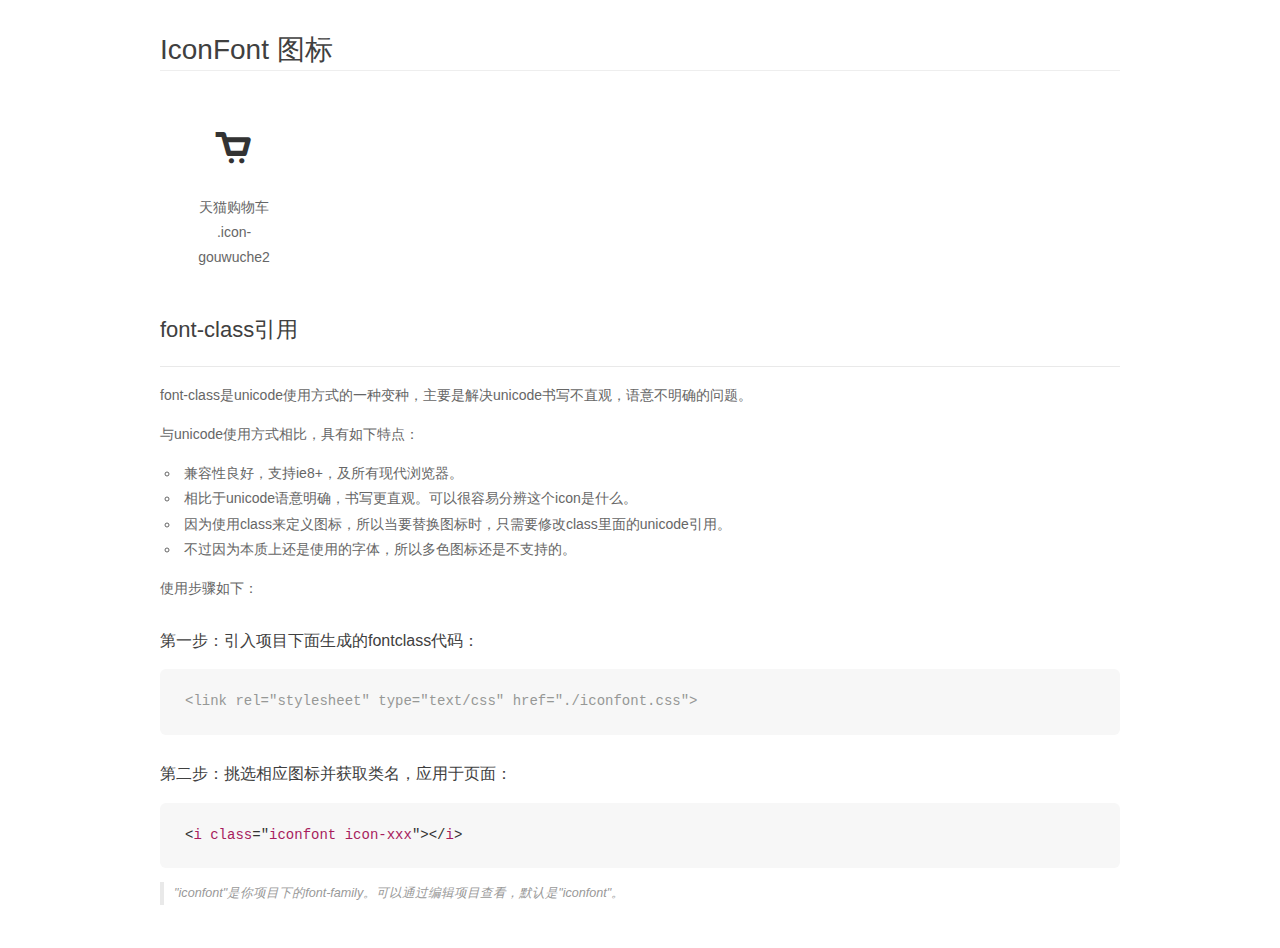
<file: buyCar/demo_fontclass.html>
<!DOCTYPE html>
<html>
<head>
    <meta charset="utf-8"/>
    <title>IconFont</title>
    <link rel="stylesheet" href="demo.css">
    <link rel="stylesheet" href="iconfont.css">
</head>
<body>
    <div class="main markdown">
        <h1>IconFont 图标</h1>
        <ul class="icon_lists clear">
            
                <li>
                <i class="icon iconfont icon-gouwuche2"></i>
                    <div class="name">天猫购物车 </div>
                    <div class="fontclass">.icon-gouwuche2</div>
                </li>
            
        </ul>

        <h2 id="font-class-">font-class引用</h2>
        <hr>

        <p>font-class是unicode使用方式的一种变种，主要是解决unicode书写不直观，语意不明确的问题。</p>
        <p>与unicode使用方式相比，具有如下特点：</p>
        <ul>
        <li>兼容性良好，支持ie8+，及所有现代浏览器。</li>
        <li>相比于unicode语意明确，书写更直观。可以很容易分辨这个icon是什么。</li>
        <li>因为使用class来定义图标，所以当要替换图标时，只需要修改class里面的unicode引用。</li>
        <li>不过因为本质上还是使用的字体，所以多色图标还是不支持的。</li>
        </ul>
        <p>使用步骤如下：</p>
        <h3 id="-fontclass-">第一步：引入项目下面生成的fontclass代码：</h3>


        <pre><code class="lang-js hljs javascript"><span class="hljs-comment">&lt;link rel="stylesheet" type="text/css" href="./iconfont.css"&gt;</span></code></pre>
        <h3 id="-">第二步：挑选相应图标并获取类名，应用于页面：</h3>
        <pre><code class="lang-css hljs">&lt;<span class="hljs-selector-tag">i</span> <span class="hljs-selector-tag">class</span>="<span class="hljs-selector-tag">iconfont</span> <span class="hljs-selector-tag">icon-xxx</span>"&gt;&lt;/<span class="hljs-selector-tag">i</span>&gt;</code></pre>
        <blockquote>
        <p>"iconfont"是你项目下的font-family。可以通过编辑项目查看，默认是"iconfont"。</p>
        </blockquote>
    </div>
</body>
</html>
</file>
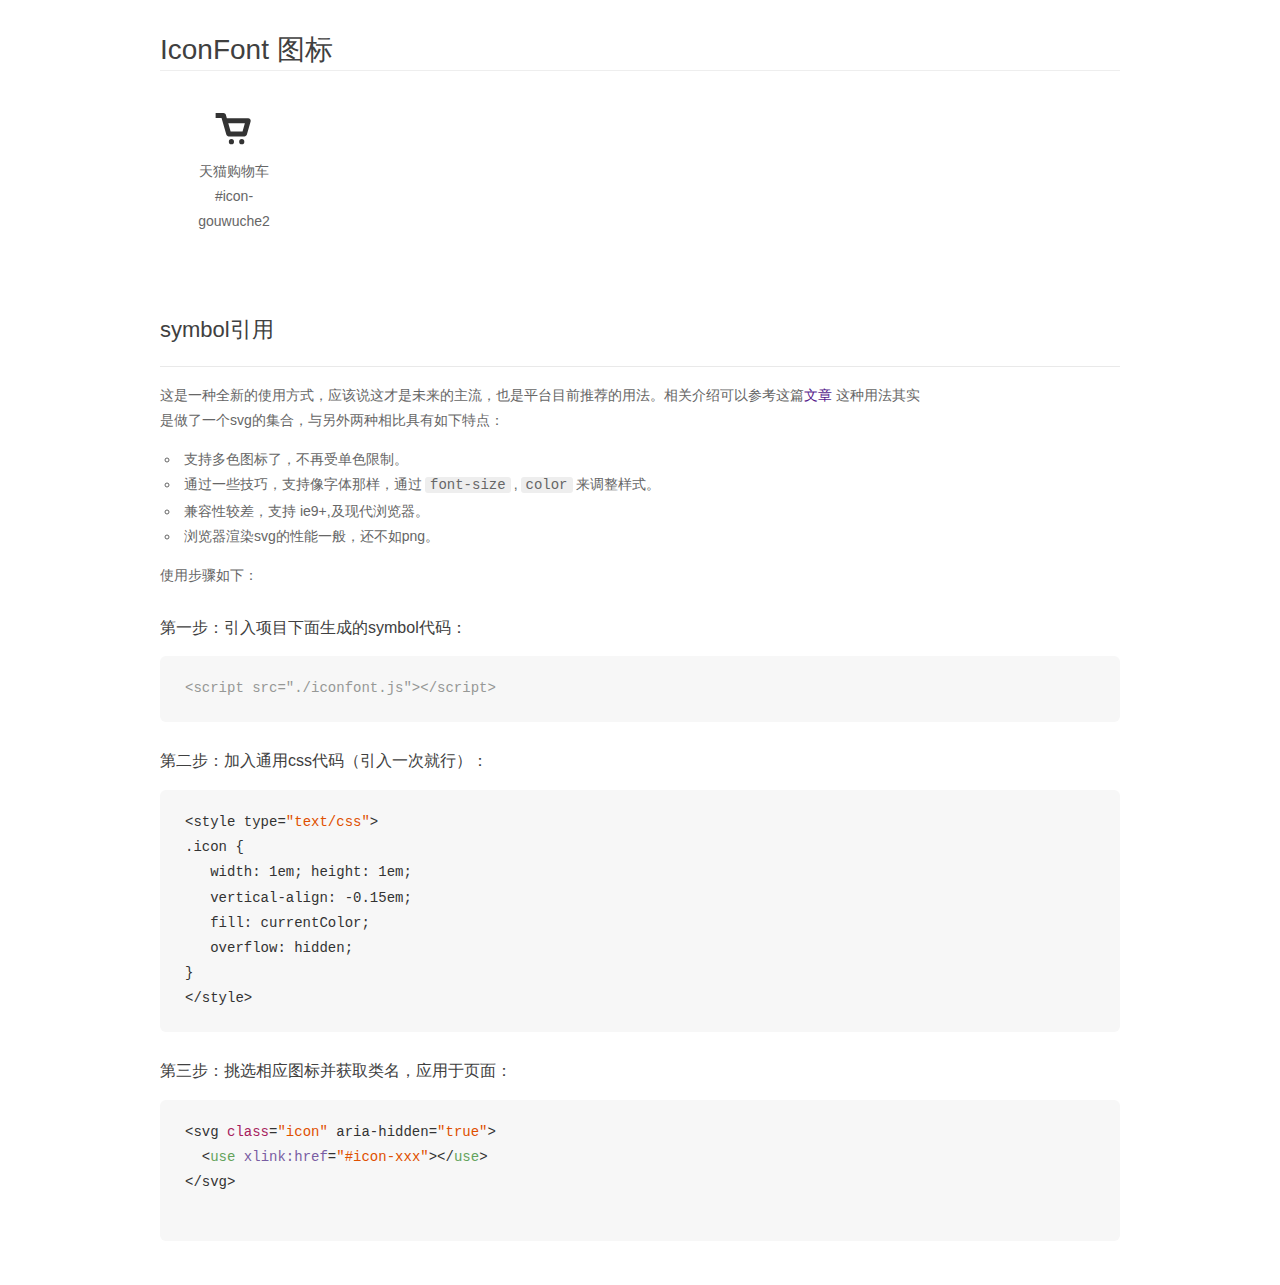
<file: buyCar/demo_symbol.html>
<!DOCTYPE html>
<html>
<head>
    <meta charset="utf-8"/>
    <title>IconFont</title>
    <link rel="stylesheet" href="demo.css">
    <script src="iconfont.js"></script>

    <style type="text/css">
        .icon {
          /* 通过设置 font-size 来改变图标大小 */
          width: 1em; height: 1em;
          /* 图标和文字相邻时，垂直对齐 */
          vertical-align: -0.15em;
          /* 通过设置 color 来改变 SVG 的颜色/fill */
          fill: currentColor;
          /* path 和 stroke 溢出 viewBox 部分在 IE 下会显示
             normalize.css 中也包含这行 */
          overflow: hidden;
        }

    </style>
</head>
<body>
    <div class="main markdown">
        <h1>IconFont 图标</h1>
        <ul class="icon_lists clear">
            
                <li>
                    <svg class="icon" aria-hidden="true">
                        <use xlink:href="#icon-gouwuche2"></use>
                    </svg>
                    <div class="name">天猫购物车 </div>
                    <div class="fontclass">#icon-gouwuche2</div>
                </li>
            
        </ul>


        <h2 id="symbol-">symbol引用</h2>
        <hr>

        <p>这是一种全新的使用方式，应该说这才是未来的主流，也是平台目前推荐的用法。相关介绍可以参考这篇<a href="">文章</a>
        这种用法其实是做了一个svg的集合，与另外两种相比具有如下特点：</p>
        <ul>
          <li>支持多色图标了，不再受单色限制。</li>
          <li>通过一些技巧，支持像字体那样，通过<code>font-size</code>,<code>color</code>来调整样式。</li>
          <li>兼容性较差，支持 ie9+,及现代浏览器。</li>
          <li>浏览器渲染svg的性能一般，还不如png。</li>
        </ul>
        <p>使用步骤如下：</p>
        <h3 id="-symbol-">第一步：引入项目下面生成的symbol代码：</h3>
        <pre><code class="lang-js hljs javascript"><span class="hljs-comment">&lt;script src="./iconfont.js"&gt;&lt;/script&gt;</span></code></pre>
        <h3 id="-css-">第二步：加入通用css代码（引入一次就行）：</h3>
        <pre><code class="lang-js hljs javascript">&lt;style type=<span class="hljs-string">"text/css"</span>&gt;
.icon {
   width: <span class="hljs-number">1</span>em; height: <span class="hljs-number">1</span>em;
   vertical-align: <span class="hljs-number">-0.15</span>em;
   fill: currentColor;
   overflow: hidden;
}
&lt;<span class="hljs-regexp">/style&gt;</span></code></pre>
        <h3 id="-">第三步：挑选相应图标并获取类名，应用于页面：</h3>
        <pre><code class="lang-js hljs javascript">&lt;svg <span class="hljs-class"><span class="hljs-keyword">class</span></span>=<span class="hljs-string">"icon"</span> aria-hidden=<span class="hljs-string">"true"</span>&gt;<span class="xml"><span class="hljs-tag">
  &lt;<span class="hljs-name">use</span> <span class="hljs-attr">xlink:href</span>=<span class="hljs-string">"#icon-xxx"</span>&gt;</span><span class="hljs-tag">&lt;/<span class="hljs-name">use</span>&gt;</span>
</span>&lt;<span class="hljs-regexp">/svg&gt;
        </span></code></pre>
    </div>
</body>
</html>
</file>
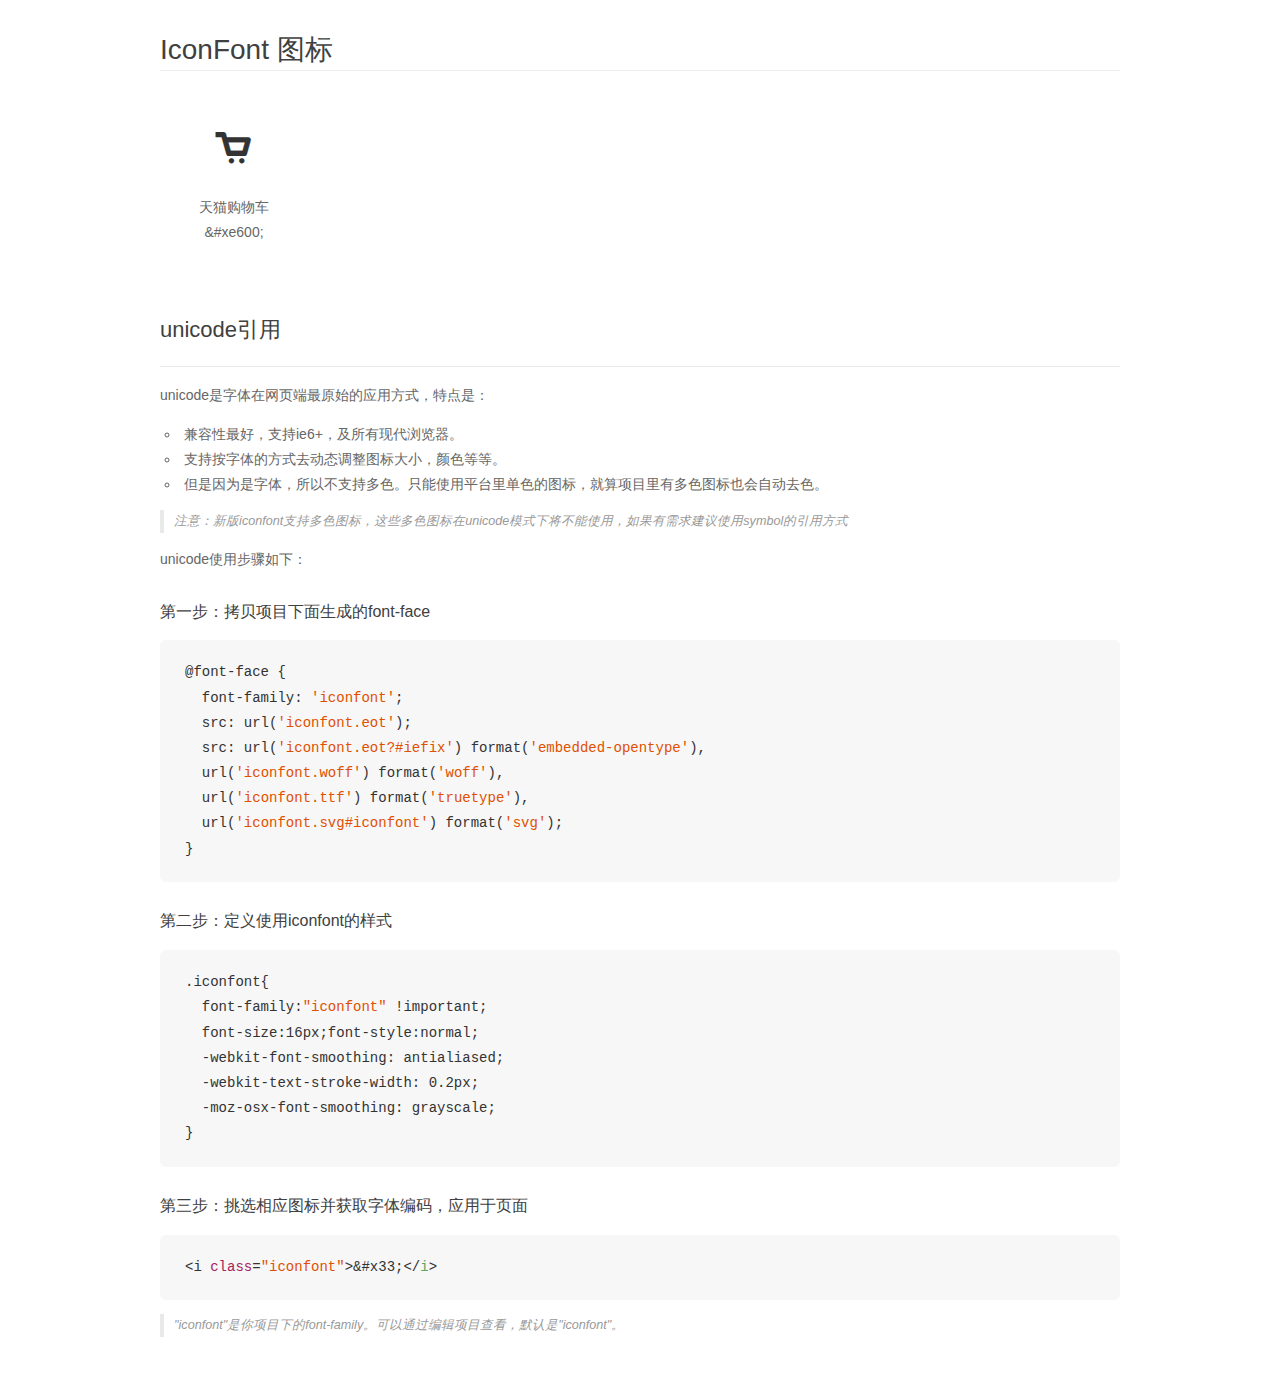
<file: buyCar/demo_unicode.html>
<!DOCTYPE html>
<html>
<head>
    <meta charset="utf-8"/>
    <title>IconFont</title>
    <link rel="stylesheet" href="demo.css">

    <style type="text/css">

        @font-face {font-family: "iconfont";
          src: url('iconfont.eot'); /* IE9*/
          src: url('iconfont.eot#iefix') format('embedded-opentype'), /* IE6-IE8 */
          url('iconfont.woff') format('woff'), /* chrome, firefox */
          url('iconfont.ttf') format('truetype'), /* chrome, firefox, opera, Safari, Android, iOS 4.2+*/
          url('iconfont.svg#iconfont') format('svg'); /* iOS 4.1- */
        }

        .iconfont {
          font-family:"iconfont" !important;
          font-size:16px;
          font-style:normal;
          -webkit-font-smoothing: antialiased;
          -webkit-text-stroke-width: 0.2px;
          -moz-osx-font-smoothing: grayscale;
        }

    </style>
</head>
<body>
    <div class="main markdown">
        <h1>IconFont 图标</h1>
        <ul class="icon_lists clear">
            
                <li>
                <i class="icon iconfont">&#xe600;</i>
                    <div class="name">天猫购物车 </div>
                    <div class="code">&amp;#xe600;</div>
                </li>
            
        </ul>
        <h2 id="unicode-">unicode引用</h2>
        <hr>

        <p>unicode是字体在网页端最原始的应用方式，特点是：</p>
        <ul>
        <li>兼容性最好，支持ie6+，及所有现代浏览器。</li>
        <li>支持按字体的方式去动态调整图标大小，颜色等等。</li>
        <li>但是因为是字体，所以不支持多色。只能使用平台里单色的图标，就算项目里有多色图标也会自动去色。</li>
        </ul>
        <blockquote>
        <p>注意：新版iconfont支持多色图标，这些多色图标在unicode模式下将不能使用，如果有需求建议使用symbol的引用方式</p>
        </blockquote>
        <p>unicode使用步骤如下：</p>
        <h3 id="-font-face">第一步：拷贝项目下面生成的font-face</h3>
        <pre><code class="lang-js hljs javascript">@font-face {
  font-family: <span class="hljs-string">'iconfont'</span>;
  src: url(<span class="hljs-string">'iconfont.eot'</span>);
  src: url(<span class="hljs-string">'iconfont.eot?#iefix'</span>) format(<span class="hljs-string">'embedded-opentype'</span>),
  url(<span class="hljs-string">'iconfont.woff'</span>) format(<span class="hljs-string">'woff'</span>),
  url(<span class="hljs-string">'iconfont.ttf'</span>) format(<span class="hljs-string">'truetype'</span>),
  url(<span class="hljs-string">'iconfont.svg#iconfont'</span>) format(<span class="hljs-string">'svg'</span>);
}
</code></pre>
        <h3 id="-iconfont-">第二步：定义使用iconfont的样式</h3>
        <pre><code class="lang-js hljs javascript">.iconfont{
  font-family:<span class="hljs-string">"iconfont"</span> !important;
  font-size:<span class="hljs-number">16</span>px;font-style:normal;
  -webkit-font-smoothing: antialiased;
  -webkit-text-stroke-width: <span class="hljs-number">0.2</span>px;
  -moz-osx-font-smoothing: grayscale;
}
</code></pre>
        <h3 id="-">第三步：挑选相应图标并获取字体编码，应用于页面</h3>
        <pre><code class="lang-js hljs javascript">&lt;i <span class="hljs-class"><span class="hljs-keyword">class</span></span>=<span class="hljs-string">"iconfont"</span>&gt;&amp;#x33;<span class="xml"><span class="hljs-tag">&lt;/<span class="hljs-name">i</span>&gt;</span></span></code></pre>

        <blockquote>
        <p>"iconfont"是你项目下的font-family。可以通过编辑项目查看，默认是"iconfont"。</p>
        </blockquote>
    </div>


</body>
</html>
</file>
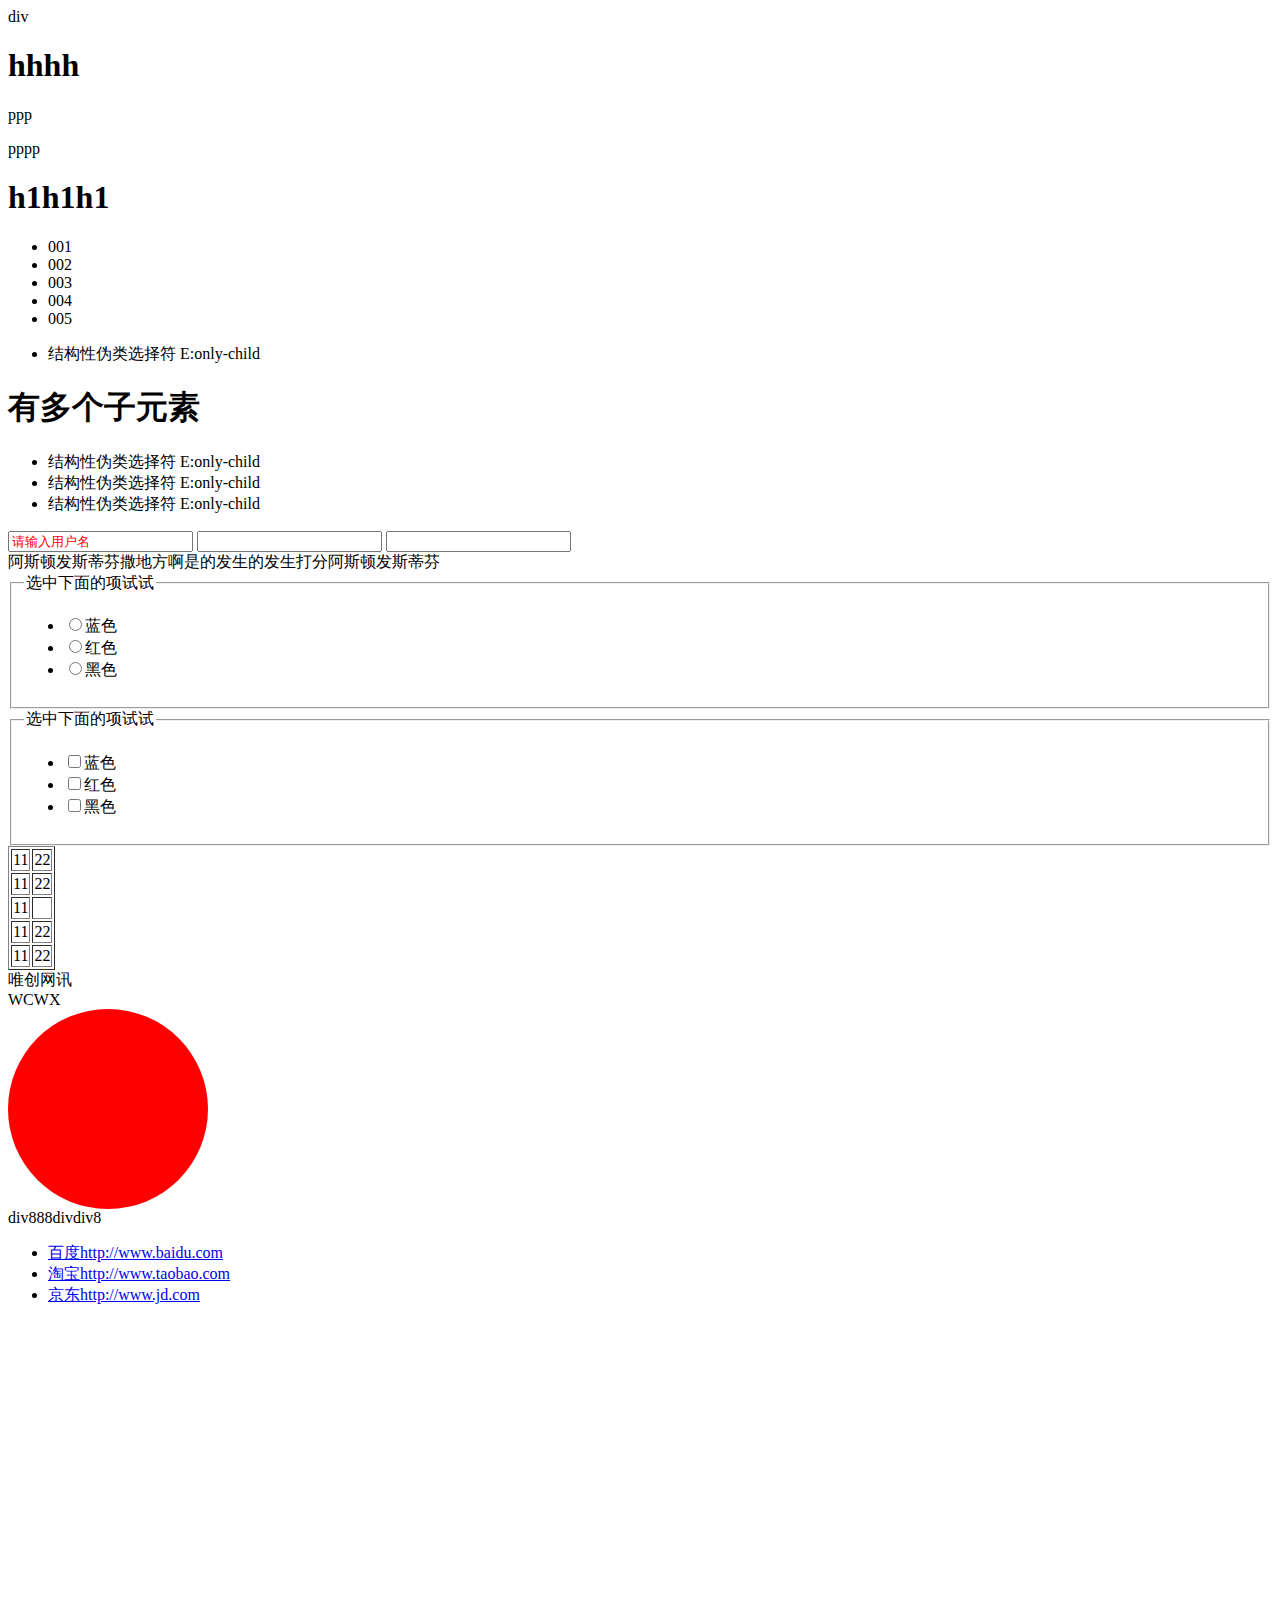
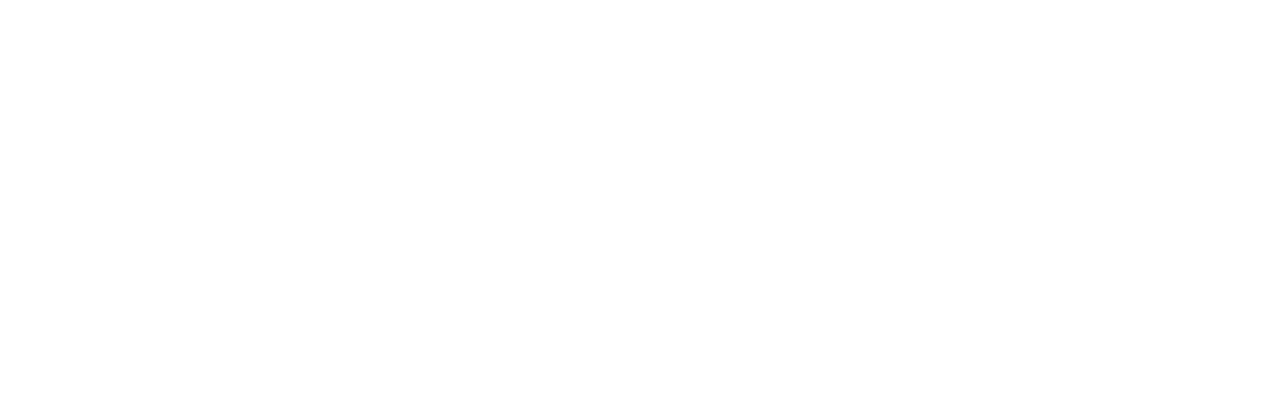
<file: css3/1_选择器.html>
<!DOCTYPE html>
<html lang="en">
<head>
    <meta charset="UTF-8">
    <title>Title</title>
    <style>
        /*.aa~li{
            background: #ff0000;
        }

        input[name]{
            background: #ff0000;
        }
        input[name]:focus{
            background: #00ff00;
        }

        #div1{
            width: 150px;
            border: 1px solid;
        }

        #div1:first-line{
            background: #ff0000;
        }*/

        /*#ul1 li:not(.aa){
            background: #ff0000;
        }*/

        /*#ul1 li:first-child{
            background: #ff0000;
        }

        #ul1 li:last-child{
            background: #00ff00;
        }

        ul li:only-child{
            background: #cccccc;
        }*/

        /*#ul1 li:nth-last-child(6){
            background: #ff0000;
        }*/

       /* #ul1 li:first-of-type{
            background: #ff0000;
        }

        h1:first-of-type{
            background: #ff0000;
        }

        input:checked + span {
            background: #f00;
        }
        input:checked + span::after {
            content: " 我被选中了";
        }*/

        /*input[type="text"][name="username"]{
            background: #ff0000;
        }

        input[type="text"][name="username"]:focus{
            background: #0f0;
        }*/

        /*#ul1 li:nth-child(even) { !* 偶数 *!
            background: #ff0000;
        }

        #ul1 li:nth-child(odd) { !* 奇数 *!
            background: #0f0;
        }
        td:empty{
            background: #ff0000;
        }*/

        /*input:enabled{
            background: #ff0000;
        }

        #div4::first-letter{
            font-size: 80px;
        }

        #div5:first-letter{
            font-size: 80px;
        }

        #div4::selection{
            background: orange;
        }*/

        input::-webkit-input-placeholder {
            color: #f00;
        }
        input::-moz-placeholder {
            color: #f00;
        }

        .clearfix::after{
            content: '';
            display: block;
            clear: both;
        }

        body{
            height: 2000px;
        }
        #div6{
            width: 200px;
            height: 200px;
            background: #ff0000;

            border-radius: 50%;
        }

        .div7::after{
            content: 'div7';
        }

        .div7::before{
            content: 'div777';
        }

        .div8::after{
            content: 'div8';
        }

        .div8::before{
            content: 'div888';
        }

        #menu li a::after{
            content: attr(href);
        }
    </style>
</head>
<body>
<div id="div2">
    <div>div</div>
    <h1>hhhh</h1>
    <p>ppp</p>
</div>

<div id="div3">
    <p>pppp</p>
    <h1>h1h1h1</h1>
</div>

<ul id="ul1">
    <li>001</li>
    <li class="aa">002</li>
    <li>003</li>
    <li class="aa">004</li>
    <li>005</li>
</ul>
<ul>
    <li>结构性伪类选择符 E:only-child</li>
</ul>
<h1>有多个子元素</h1>
<ul>
    <li>结构性伪类选择符 E:only-child</li>
    <li>结构性伪类选择符 E:only-child</li>
    <li>结构性伪类选择符 E:only-child</li>
</ul>

<input type="text" name="username" placeholder="请输入用户名">
<input type="text">
<input type="password">

<div id="div1">
    阿斯顿发斯蒂芬撒地方啊是的发生的发生打分阿斯顿发斯蒂芬
</div>

<form method="post" action="#">
    <fieldset>
        <legend>选中下面的项试试</legend>
        <ul>
            <li><label><input type="radio" name="colour-group" value="0"/><span>蓝色</span></label></li>
            <li><label><input type="radio" name="colour-group" value="1"/><span>红色</span></label></li>
            <li><label><input type="radio" name="colour-group" value="2"/><span>黑色</span></label></li>
        </ul>
    </fieldset>
    <fieldset>
        <legend>选中下面的项试试</legend>
        <ul>
            <li><label><input type="checkbox" name="colour-group2" value="0"/><span>蓝色</span></label></li>
            <li><label><input type="checkbox" name="colour-group2" value="1"/><span>红色</span></label></li>
            <li><label><input type="checkbox" name="colour-group2" value="2"/><span>黑色</span></label></li>
        </ul>
    </fieldset>
</form>

<table border="1">
    <tr>
        <td>11</td>
        <td>22</td>
    </tr>
    <tr>
        <td>11</td>
        <td>22</td>
    </tr>
    <tr>
        <td>11</td>
        <td></td>
    </tr>
    <tr>
        <td>11</td>
        <td>22</td>
    </tr>
    <tr>
        <td>11</td>
        <td>22</td>
    </tr>
</table>

    <div id="div4">唯创网讯</div>
    <div id="div5">WCWX</div>

    <div id="div6"></div>

    <div class="div7 div8">div</div>


<ul id="menu">
    <li><a href="http://www.baidu.com">百度</a></li>
    <li><a href="http://www.taobao.com">淘宝</a></li>
    <li><a href="http://www.jd.com">京东</a></li>
</ul>
</body>
</html>
</file>
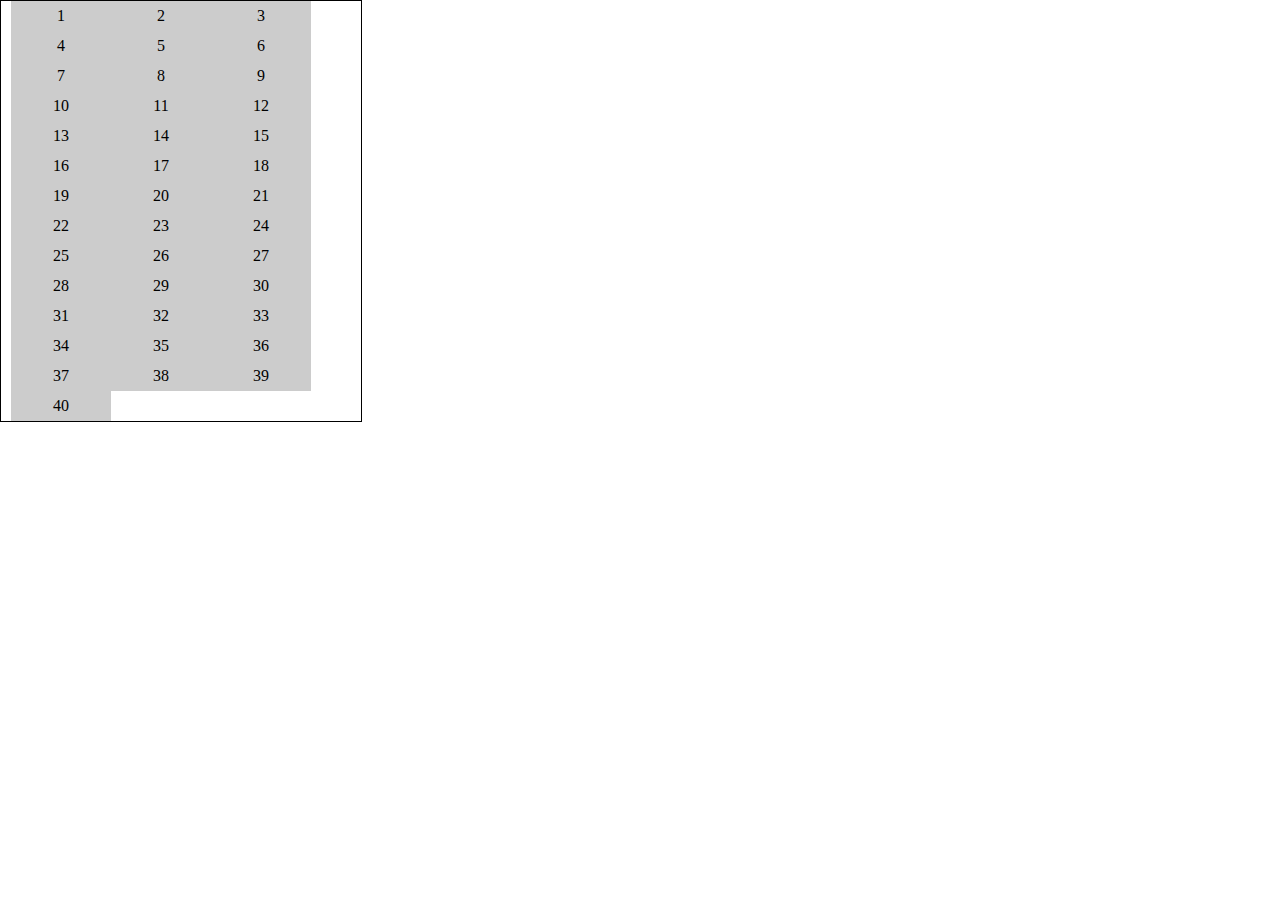
<file: css3/2_三列.html>
<!DOCTYPE html>
<html lang="en">
<head>
    <meta charset="UTF-8">
    <title>Title</title>
    <style>
        *{
            margin: 0;
            padding: 0;
        }

        #list{
            width: 360px;
            border: 1px solid;
        }

        #list li{
            width: 100px;
            height: 30px;
            background: #cccccc;
            text-align: center;
            line-height: 30px;
            float: left;
            list-style: none;
        }

        .clearfix::after{
            content: '';
            display: block;
            clear: both;
        }
        #list li:nth-child(3n-2){
            margin-left: 10px;
        }

        #list li:nth-child(3n){
            margin-right: 10px;
        }
    </style>
</head>
<body>
<ul id="list" class="clearfix">
    <li>1</li>
    <li>2</li>
    <li>3</li>
    <li>4</li>
    <li>5</li>
    <li>6</li>
    <li>7</li>
    <li>8</li>
    <li>9</li>
    <li>10</li>
    <li>11</li>
    <li>12</li>
    <li>13</li>
    <li>14</li>
    <li>15</li>
    <li>16</li>
    <li>17</li>
    <li>18</li>
    <li>19</li>
    <li>20</li>
    <li>21</li>
    <li>22</li>
    <li>23</li>
    <li>24</li>
    <li>25</li>
    <li>26</li>
    <li>27</li>
    <li>28</li>
    <li>29</li>
    <li>30</li>
    <li>31</li>
    <li>32</li>
    <li>33</li>
    <li>34</li>
    <li>35</li>
    <li>36</li>
    <li>37</li>
    <li>38</li>
    <li>39</li>
    <li>40</li>
</ul>
</body>
</html>
</file>
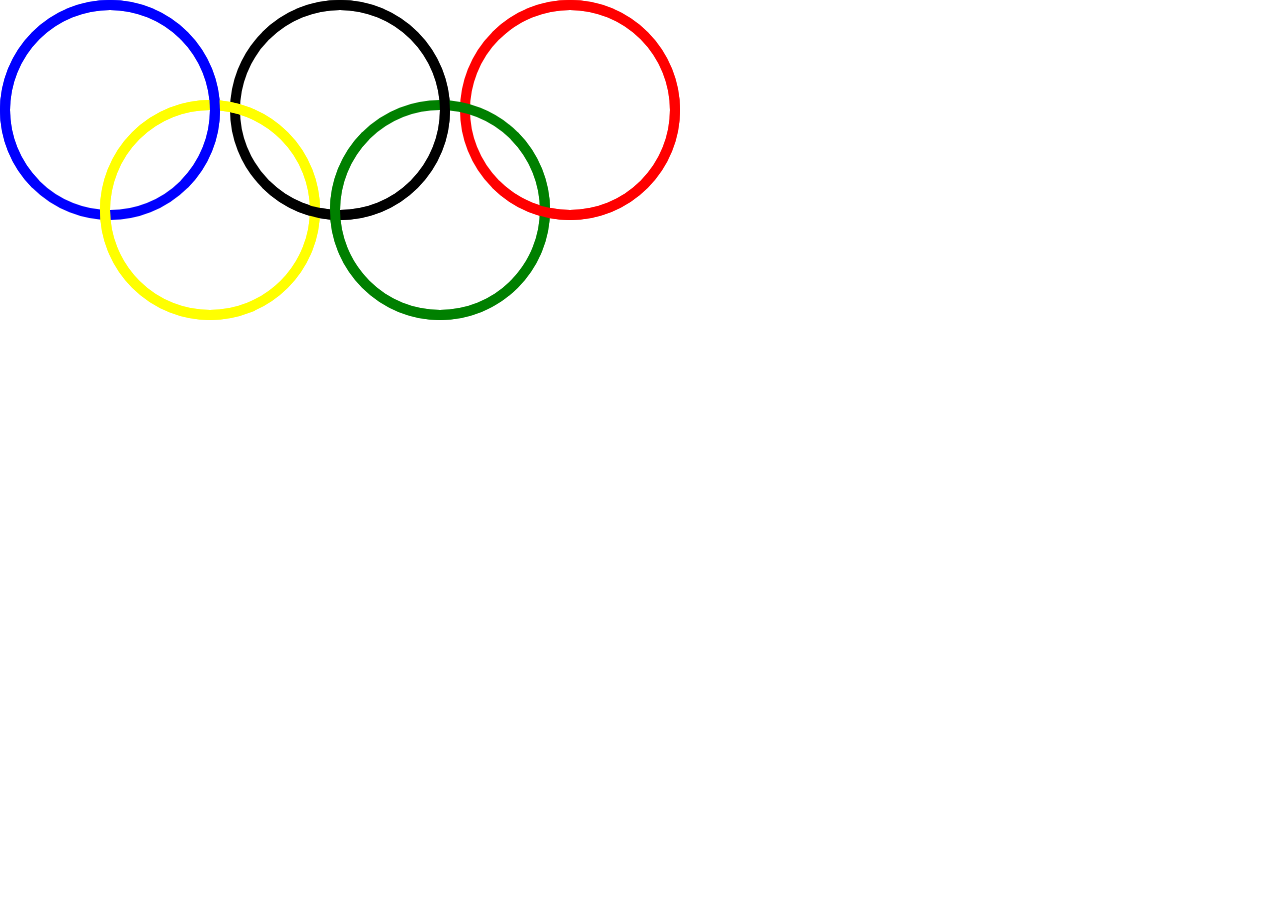
<file: css3/4_五环.html>
<!DOCTYPE html>
<html lang="en">
<head>
    <meta charset="UTF-8">
    <title>Title</title>
    <style>
        *{
            margin: 0;
            padding: 0;
        }

        .circle, .circle::after{
            width: 200px;
            height: 200px;
            border-radius: 50%;
            border: 10px solid;
            position: absolute;
        }

        .circle::after{
            content: '';
            top: -10px;
            left: -10px;
        }

        .blue{
            border-color: blue;
            top: 0;
            left: 0;
        }

        .blue::after{
            border-color: blue;
            z-index: 1;
            border-bottom-color: transparent;
        }

        .black{
            border-color: black;
            top: 0;
            left: 230px;
        }

        .black::after{
            border-color: black;
            z-index: 1;
            border-left-color: transparent;
        }

        .red{
            border-color: red;
            top: 0;
            left: 460px;
        }

        .red::after{
            border-color: red;
            z-index: 2;
            border-left-color: transparent;
        }

        .yellow{
            border-color: yellow;
            top: 100px;
            left: 100px;
        }

        .yellow::after{
            border-color: yellow;
        }

        .green{
            border-color: green;
            top: 100px;
            left: 330px;
        }

        .green::after{
            border-color: green;
            z-index: 1;
            border-top-color: transparent;
        }
    </style>
</head>
<body>
<div class="circle blue"></div>
<div class="circle black"></div>
<div class="circle red"></div>
<div class="circle yellow"></div>
<div class="circle green"></div>
</body>
</html>
</file>
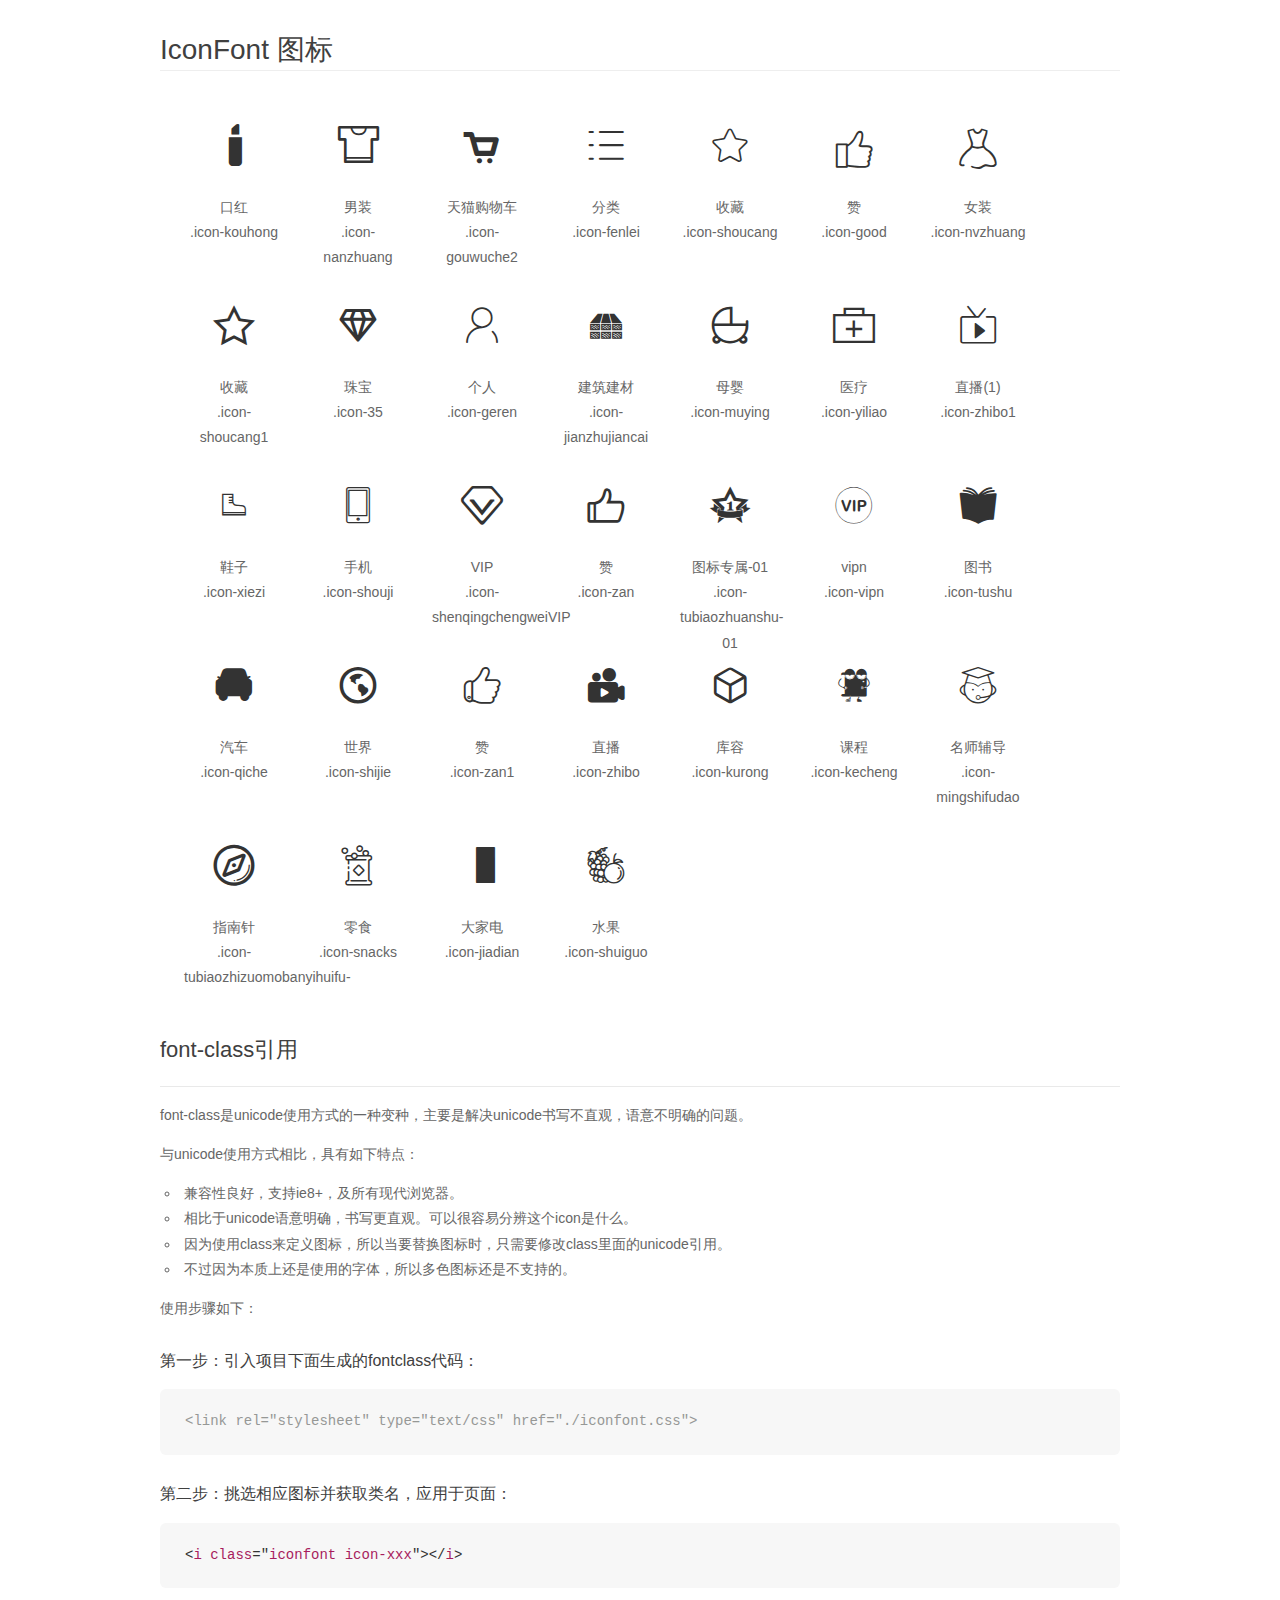
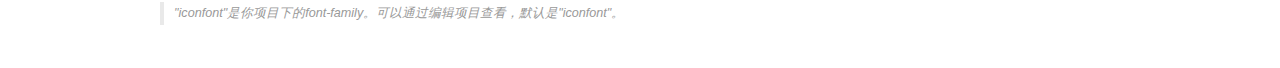
<file: Webstorm_20165556_Tmain/buyCar/demo_fontclass.html>
<!DOCTYPE html>
<html>
<head>
    <meta charset="utf-8"/>
    <title>IconFont</title>
    <link rel="stylesheet" href="demo.css">
    <link rel="stylesheet" href="iconfont.css">
</head>
<body>
    <div class="main markdown">
        <h1>IconFont 图标</h1>
        <ul class="icon_lists clear">
            
                <li>
                <i class="icon iconfont icon-kouhong"></i>
                    <div class="name">口红</div>
                    <div class="fontclass">.icon-kouhong</div>
                </li>
            
                <li>
                <i class="icon iconfont icon-nanzhuang"></i>
                    <div class="name">男装</div>
                    <div class="fontclass">.icon-nanzhuang</div>
                </li>
            
                <li>
                <i class="icon iconfont icon-gouwuche2"></i>
                    <div class="name">天猫购物车 </div>
                    <div class="fontclass">.icon-gouwuche2</div>
                </li>
            
                <li>
                <i class="icon iconfont icon-fenlei"></i>
                    <div class="name">分类</div>
                    <div class="fontclass">.icon-fenlei</div>
                </li>
            
                <li>
                <i class="icon iconfont icon-shoucang"></i>
                    <div class="name">收藏</div>
                    <div class="fontclass">.icon-shoucang</div>
                </li>
            
                <li>
                <i class="icon iconfont icon-good"></i>
                    <div class="name">赞</div>
                    <div class="fontclass">.icon-good</div>
                </li>
            
                <li>
                <i class="icon iconfont icon-nvzhuang"></i>
                    <div class="name">女装</div>
                    <div class="fontclass">.icon-nvzhuang</div>
                </li>
            
                <li>
                <i class="icon iconfont icon-shoucang1"></i>
                    <div class="name">收藏</div>
                    <div class="fontclass">.icon-shoucang1</div>
                </li>
            
                <li>
                <i class="icon iconfont icon-35"></i>
                    <div class="name">珠宝</div>
                    <div class="fontclass">.icon-35</div>
                </li>
            
                <li>
                <i class="icon iconfont icon-geren"></i>
                    <div class="name">个人</div>
                    <div class="fontclass">.icon-geren</div>
                </li>
            
                <li>
                <i class="icon iconfont icon-jianzhujiancai"></i>
                    <div class="name">建筑建材</div>
                    <div class="fontclass">.icon-jianzhujiancai</div>
                </li>
            
                <li>
                <i class="icon iconfont icon-muying"></i>
                    <div class="name">母婴</div>
                    <div class="fontclass">.icon-muying</div>
                </li>
            
                <li>
                <i class="icon iconfont icon-yiliao"></i>
                    <div class="name">医疗</div>
                    <div class="fontclass">.icon-yiliao</div>
                </li>
            
                <li>
                <i class="icon iconfont icon-zhibo1"></i>
                    <div class="name">直播(1)</div>
                    <div class="fontclass">.icon-zhibo1</div>
                </li>
            
                <li>
                <i class="icon iconfont icon-xiezi"></i>
                    <div class="name">鞋子</div>
                    <div class="fontclass">.icon-xiezi</div>
                </li>
            
                <li>
                <i class="icon iconfont icon-shouji"></i>
                    <div class="name">手机</div>
                    <div class="fontclass">.icon-shouji</div>
                </li>
            
                <li>
                <i class="icon iconfont icon-shenqingchengweiVIP"></i>
                    <div class="name">VIP</div>
                    <div class="fontclass">.icon-shenqingchengweiVIP</div>
                </li>
            
                <li>
                <i class="icon iconfont icon-zan"></i>
                    <div class="name">赞</div>
                    <div class="fontclass">.icon-zan</div>
                </li>
            
                <li>
                <i class="icon iconfont icon-tubiaozhuanshu-01"></i>
                    <div class="name">图标专属-01</div>
                    <div class="fontclass">.icon-tubiaozhuanshu-01</div>
                </li>
            
                <li>
                <i class="icon iconfont icon-vipn"></i>
                    <div class="name">vipn</div>
                    <div class="fontclass">.icon-vipn</div>
                </li>
            
                <li>
                <i class="icon iconfont icon-tushu"></i>
                    <div class="name">图书</div>
                    <div class="fontclass">.icon-tushu</div>
                </li>
            
                <li>
                <i class="icon iconfont icon-qiche"></i>
                    <div class="name">汽车</div>
                    <div class="fontclass">.icon-qiche</div>
                </li>
            
                <li>
                <i class="icon iconfont icon-shijie"></i>
                    <div class="name">世界</div>
                    <div class="fontclass">.icon-shijie</div>
                </li>
            
                <li>
                <i class="icon iconfont icon-zan1"></i>
                    <div class="name">赞</div>
                    <div class="fontclass">.icon-zan1</div>
                </li>
            
                <li>
                <i class="icon iconfont icon-zhibo"></i>
                    <div class="name">直播</div>
                    <div class="fontclass">.icon-zhibo</div>
                </li>
            
                <li>
                <i class="icon iconfont icon-kurong"></i>
                    <div class="name">库容</div>
                    <div class="fontclass">.icon-kurong</div>
                </li>
            
                <li>
                <i class="icon iconfont icon-kecheng"></i>
                    <div class="name">课程</div>
                    <div class="fontclass">.icon-kecheng</div>
                </li>
            
                <li>
                <i class="icon iconfont icon-mingshifudao"></i>
                    <div class="name">名师辅导</div>
                    <div class="fontclass">.icon-mingshifudao</div>
                </li>
            
                <li>
                <i class="icon iconfont icon-tubiaozhizuomobanyihuifu-"></i>
                    <div class="name">指南针</div>
                    <div class="fontclass">.icon-tubiaozhizuomobanyihuifu-</div>
                </li>
            
                <li>
                <i class="icon iconfont icon-snacks"></i>
                    <div class="name">零食</div>
                    <div class="fontclass">.icon-snacks</div>
                </li>
            
                <li>
                <i class="icon iconfont icon-jiadian"></i>
                    <div class="name">大家电</div>
                    <div class="fontclass">.icon-jiadian</div>
                </li>
            
                <li>
                <i class="icon iconfont icon-shuiguo"></i>
                    <div class="name">水果</div>
                    <div class="fontclass">.icon-shuiguo</div>
                </li>
            
        </ul>

        <h2 id="font-class-">font-class引用</h2>
        <hr>

        <p>font-class是unicode使用方式的一种变种，主要是解决unicode书写不直观，语意不明确的问题。</p>
        <p>与unicode使用方式相比，具有如下特点：</p>
        <ul>
        <li>兼容性良好，支持ie8+，及所有现代浏览器。</li>
        <li>相比于unicode语意明确，书写更直观。可以很容易分辨这个icon是什么。</li>
        <li>因为使用class来定义图标，所以当要替换图标时，只需要修改class里面的unicode引用。</li>
        <li>不过因为本质上还是使用的字体，所以多色图标还是不支持的。</li>
        </ul>
        <p>使用步骤如下：</p>
        <h3 id="-fontclass-">第一步：引入项目下面生成的fontclass代码：</h3>


        <pre><code class="lang-js hljs javascript"><span class="hljs-comment">&lt;link rel="stylesheet" type="text/css" href="./iconfont.css"&gt;</span></code></pre>
        <h3 id="-">第二步：挑选相应图标并获取类名，应用于页面：</h3>
        <pre><code class="lang-css hljs">&lt;<span class="hljs-selector-tag">i</span> <span class="hljs-selector-tag">class</span>="<span class="hljs-selector-tag">iconfont</span> <span class="hljs-selector-tag">icon-xxx</span>"&gt;&lt;/<span class="hljs-selector-tag">i</span>&gt;</code></pre>
        <blockquote>
        <p>"iconfont"是你项目下的font-family。可以通过编辑项目查看，默认是"iconfont"。</p>
        </blockquote>
    </div>
</body>
</html>
</file>
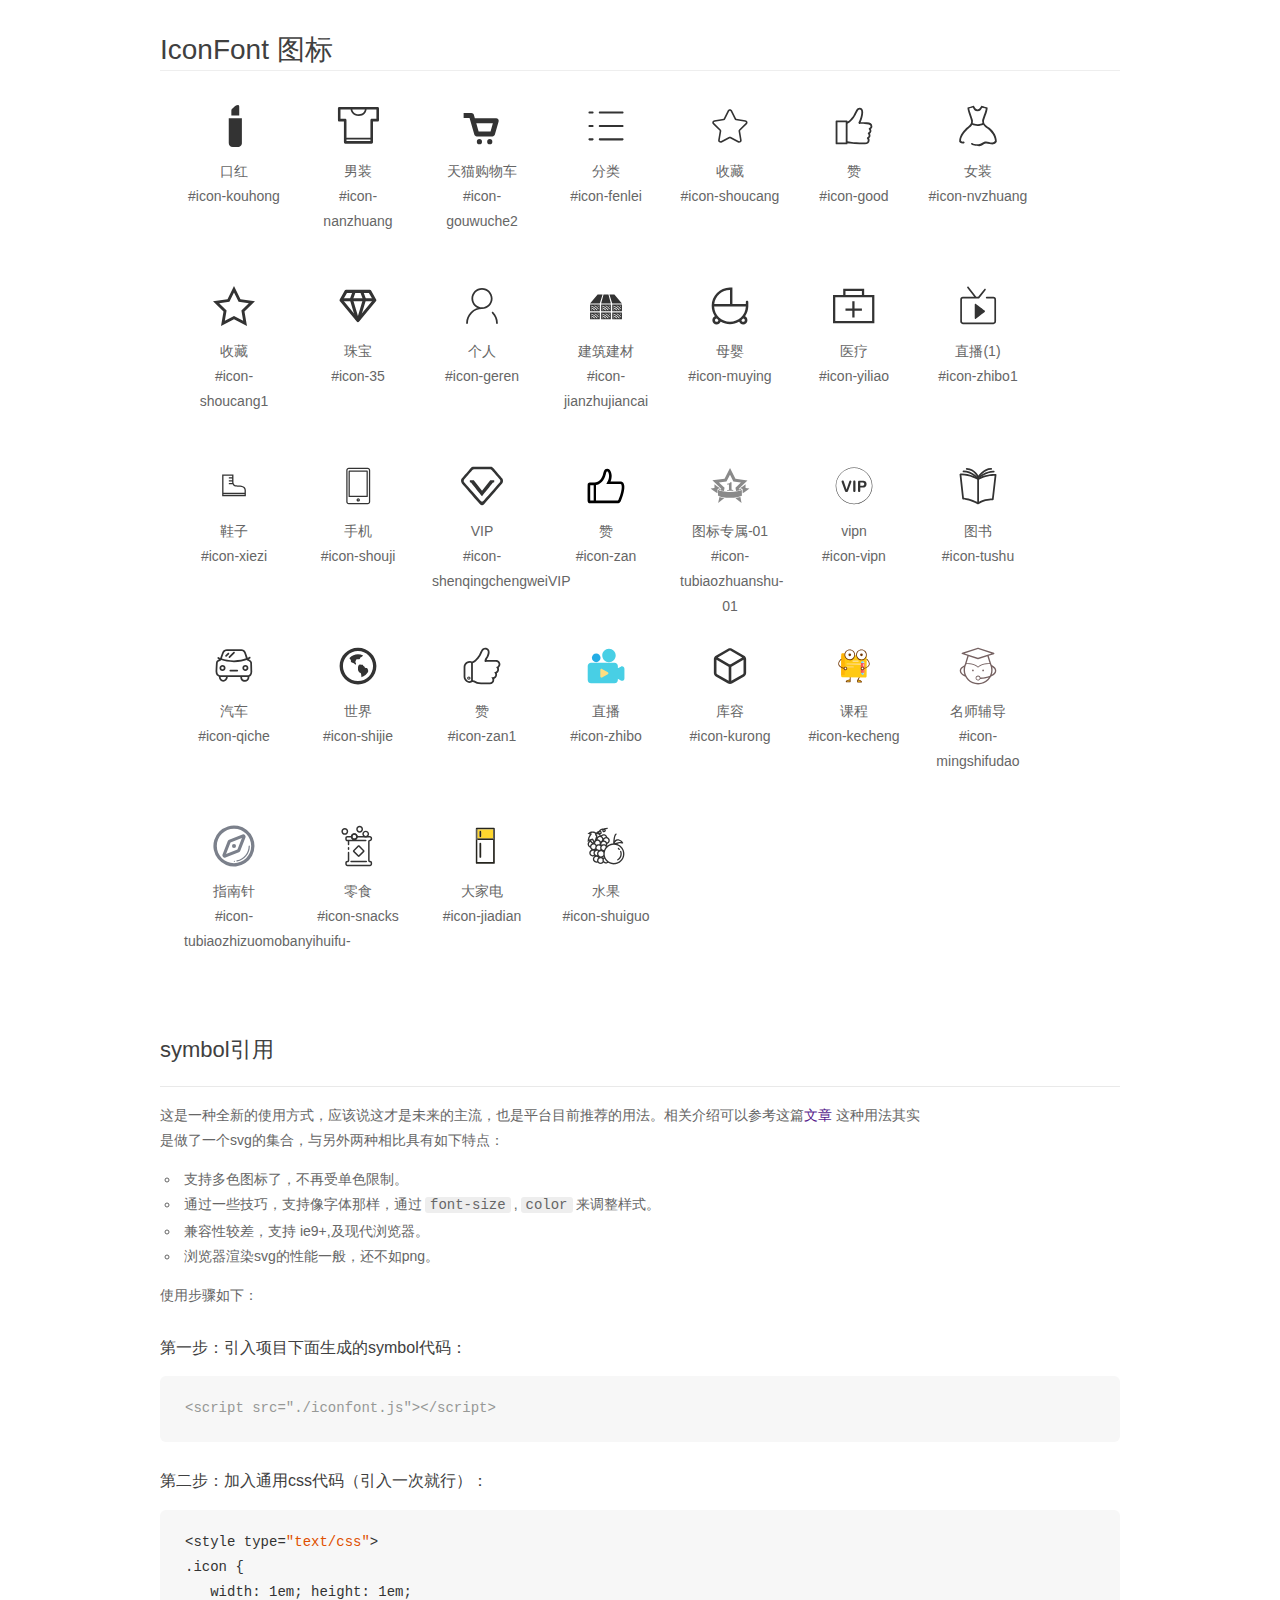
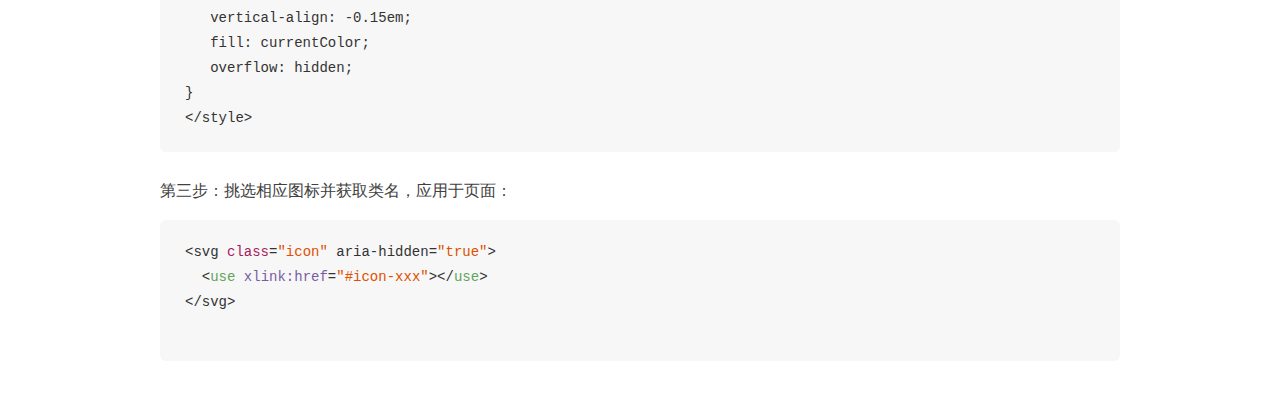
<file: Webstorm_20165556_Tmain/buyCar/demo_symbol.html>
<!DOCTYPE html>
<html>
<head>
    <meta charset="utf-8"/>
    <title>IconFont</title>
    <link rel="stylesheet" href="demo.css">
    <script src="iconfont.js"></script>

    <style type="text/css">
        .icon {
          /* 通过设置 font-size 来改变图标大小 */
          width: 1em; height: 1em;
          /* 图标和文字相邻时，垂直对齐 */
          vertical-align: -0.15em;
          /* 通过设置 color 来改变 SVG 的颜色/fill */
          fill: currentColor;
          /* path 和 stroke 溢出 viewBox 部分在 IE 下会显示
             normalize.css 中也包含这行 */
          overflow: hidden;
        }

    </style>
</head>
<body>
    <div class="main markdown">
        <h1>IconFont 图标</h1>
        <ul class="icon_lists clear">
            
                <li>
                    <svg class="icon" aria-hidden="true">
                        <use xlink:href="#icon-kouhong"></use>
                    </svg>
                    <div class="name">口红</div>
                    <div class="fontclass">#icon-kouhong</div>
                </li>
            
                <li>
                    <svg class="icon" aria-hidden="true">
                        <use xlink:href="#icon-nanzhuang"></use>
                    </svg>
                    <div class="name">男装</div>
                    <div class="fontclass">#icon-nanzhuang</div>
                </li>
            
                <li>
                    <svg class="icon" aria-hidden="true">
                        <use xlink:href="#icon-gouwuche2"></use>
                    </svg>
                    <div class="name">天猫购物车 </div>
                    <div class="fontclass">#icon-gouwuche2</div>
                </li>
            
                <li>
                    <svg class="icon" aria-hidden="true">
                        <use xlink:href="#icon-fenlei"></use>
                    </svg>
                    <div class="name">分类</div>
                    <div class="fontclass">#icon-fenlei</div>
                </li>
            
                <li>
                    <svg class="icon" aria-hidden="true">
                        <use xlink:href="#icon-shoucang"></use>
                    </svg>
                    <div class="name">收藏</div>
                    <div class="fontclass">#icon-shoucang</div>
                </li>
            
                <li>
                    <svg class="icon" aria-hidden="true">
                        <use xlink:href="#icon-good"></use>
                    </svg>
                    <div class="name">赞</div>
                    <div class="fontclass">#icon-good</div>
                </li>
            
                <li>
                    <svg class="icon" aria-hidden="true">
                        <use xlink:href="#icon-nvzhuang"></use>
                    </svg>
                    <div class="name">女装</div>
                    <div class="fontclass">#icon-nvzhuang</div>
                </li>
            
                <li>
                    <svg class="icon" aria-hidden="true">
                        <use xlink:href="#icon-shoucang1"></use>
                    </svg>
                    <div class="name">收藏</div>
                    <div class="fontclass">#icon-shoucang1</div>
                </li>
            
                <li>
                    <svg class="icon" aria-hidden="true">
                        <use xlink:href="#icon-35"></use>
                    </svg>
                    <div class="name">珠宝</div>
                    <div class="fontclass">#icon-35</div>
                </li>
            
                <li>
                    <svg class="icon" aria-hidden="true">
                        <use xlink:href="#icon-geren"></use>
                    </svg>
                    <div class="name">个人</div>
                    <div class="fontclass">#icon-geren</div>
                </li>
            
                <li>
                    <svg class="icon" aria-hidden="true">
                        <use xlink:href="#icon-jianzhujiancai"></use>
                    </svg>
                    <div class="name">建筑建材</div>
                    <div class="fontclass">#icon-jianzhujiancai</div>
                </li>
            
                <li>
                    <svg class="icon" aria-hidden="true">
                        <use xlink:href="#icon-muying"></use>
                    </svg>
                    <div class="name">母婴</div>
                    <div class="fontclass">#icon-muying</div>
                </li>
            
                <li>
                    <svg class="icon" aria-hidden="true">
                        <use xlink:href="#icon-yiliao"></use>
                    </svg>
                    <div class="name">医疗</div>
                    <div class="fontclass">#icon-yiliao</div>
                </li>
            
                <li>
                    <svg class="icon" aria-hidden="true">
                        <use xlink:href="#icon-zhibo1"></use>
                    </svg>
                    <div class="name">直播(1)</div>
                    <div class="fontclass">#icon-zhibo1</div>
                </li>
            
                <li>
                    <svg class="icon" aria-hidden="true">
                        <use xlink:href="#icon-xiezi"></use>
                    </svg>
                    <div class="name">鞋子</div>
                    <div class="fontclass">#icon-xiezi</div>
                </li>
            
                <li>
                    <svg class="icon" aria-hidden="true">
                        <use xlink:href="#icon-shouji"></use>
                    </svg>
                    <div class="name">手机</div>
                    <div class="fontclass">#icon-shouji</div>
                </li>
            
                <li>
                    <svg class="icon" aria-hidden="true">
                        <use xlink:href="#icon-shenqingchengweiVIP"></use>
                    </svg>
                    <div class="name">VIP</div>
                    <div class="fontclass">#icon-shenqingchengweiVIP</div>
                </li>
            
                <li>
                    <svg class="icon" aria-hidden="true">
                        <use xlink:href="#icon-zan"></use>
                    </svg>
                    <div class="name">赞</div>
                    <div class="fontclass">#icon-zan</div>
                </li>
            
                <li>
                    <svg class="icon" aria-hidden="true">
                        <use xlink:href="#icon-tubiaozhuanshu-01"></use>
                    </svg>
                    <div class="name">图标专属-01</div>
                    <div class="fontclass">#icon-tubiaozhuanshu-01</div>
                </li>
            
                <li>
                    <svg class="icon" aria-hidden="true">
                        <use xlink:href="#icon-vipn"></use>
                    </svg>
                    <div class="name">vipn</div>
                    <div class="fontclass">#icon-vipn</div>
                </li>
            
                <li>
                    <svg class="icon" aria-hidden="true">
                        <use xlink:href="#icon-tushu"></use>
                    </svg>
                    <div class="name">图书</div>
                    <div class="fontclass">#icon-tushu</div>
                </li>
            
                <li>
                    <svg class="icon" aria-hidden="true">
                        <use xlink:href="#icon-qiche"></use>
                    </svg>
                    <div class="name">汽车</div>
                    <div class="fontclass">#icon-qiche</div>
                </li>
            
                <li>
                    <svg class="icon" aria-hidden="true">
                        <use xlink:href="#icon-shijie"></use>
                    </svg>
                    <div class="name">世界</div>
                    <div class="fontclass">#icon-shijie</div>
                </li>
            
                <li>
                    <svg class="icon" aria-hidden="true">
                        <use xlink:href="#icon-zan1"></use>
                    </svg>
                    <div class="name">赞</div>
                    <div class="fontclass">#icon-zan1</div>
                </li>
            
                <li>
                    <svg class="icon" aria-hidden="true">
                        <use xlink:href="#icon-zhibo"></use>
                    </svg>
                    <div class="name">直播</div>
                    <div class="fontclass">#icon-zhibo</div>
                </li>
            
                <li>
                    <svg class="icon" aria-hidden="true">
                        <use xlink:href="#icon-kurong"></use>
                    </svg>
                    <div class="name">库容</div>
                    <div class="fontclass">#icon-kurong</div>
                </li>
            
                <li>
                    <svg class="icon" aria-hidden="true">
                        <use xlink:href="#icon-kecheng"></use>
                    </svg>
                    <div class="name">课程</div>
                    <div class="fontclass">#icon-kecheng</div>
                </li>
            
                <li>
                    <svg class="icon" aria-hidden="true">
                        <use xlink:href="#icon-mingshifudao"></use>
                    </svg>
                    <div class="name">名师辅导</div>
                    <div class="fontclass">#icon-mingshifudao</div>
                </li>
            
                <li>
                    <svg class="icon" aria-hidden="true">
                        <use xlink:href="#icon-tubiaozhizuomobanyihuifu-"></use>
                    </svg>
                    <div class="name">指南针</div>
                    <div class="fontclass">#icon-tubiaozhizuomobanyihuifu-</div>
                </li>
            
                <li>
                    <svg class="icon" aria-hidden="true">
                        <use xlink:href="#icon-snacks"></use>
                    </svg>
                    <div class="name">零食</div>
                    <div class="fontclass">#icon-snacks</div>
                </li>
            
                <li>
                    <svg class="icon" aria-hidden="true">
                        <use xlink:href="#icon-jiadian"></use>
                    </svg>
                    <div class="name">大家电</div>
                    <div class="fontclass">#icon-jiadian</div>
                </li>
            
                <li>
                    <svg class="icon" aria-hidden="true">
                        <use xlink:href="#icon-shuiguo"></use>
                    </svg>
                    <div class="name">水果</div>
                    <div class="fontclass">#icon-shuiguo</div>
                </li>
            
        </ul>


        <h2 id="symbol-">symbol引用</h2>
        <hr>

        <p>这是一种全新的使用方式，应该说这才是未来的主流，也是平台目前推荐的用法。相关介绍可以参考这篇<a href="">文章</a>
        这种用法其实是做了一个svg的集合，与另外两种相比具有如下特点：</p>
        <ul>
          <li>支持多色图标了，不再受单色限制。</li>
          <li>通过一些技巧，支持像字体那样，通过<code>font-size</code>,<code>color</code>来调整样式。</li>
          <li>兼容性较差，支持 ie9+,及现代浏览器。</li>
          <li>浏览器渲染svg的性能一般，还不如png。</li>
        </ul>
        <p>使用步骤如下：</p>
        <h3 id="-symbol-">第一步：引入项目下面生成的symbol代码：</h3>
        <pre><code class="lang-js hljs javascript"><span class="hljs-comment">&lt;script src="./iconfont.js"&gt;&lt;/script&gt;</span></code></pre>
        <h3 id="-css-">第二步：加入通用css代码（引入一次就行）：</h3>
        <pre><code class="lang-js hljs javascript">&lt;style type=<span class="hljs-string">"text/css"</span>&gt;
.icon {
   width: <span class="hljs-number">1</span>em; height: <span class="hljs-number">1</span>em;
   vertical-align: <span class="hljs-number">-0.15</span>em;
   fill: currentColor;
   overflow: hidden;
}
&lt;<span class="hljs-regexp">/style&gt;</span></code></pre>
        <h3 id="-">第三步：挑选相应图标并获取类名，应用于页面：</h3>
        <pre><code class="lang-js hljs javascript">&lt;svg <span class="hljs-class"><span class="hljs-keyword">class</span></span>=<span class="hljs-string">"icon"</span> aria-hidden=<span class="hljs-string">"true"</span>&gt;<span class="xml"><span class="hljs-tag">
  &lt;<span class="hljs-name">use</span> <span class="hljs-attr">xlink:href</span>=<span class="hljs-string">"#icon-xxx"</span>&gt;</span><span class="hljs-tag">&lt;/<span class="hljs-name">use</span>&gt;</span>
</span>&lt;<span class="hljs-regexp">/svg&gt;
        </span></code></pre>
    </div>
</body>
</html>
</file>
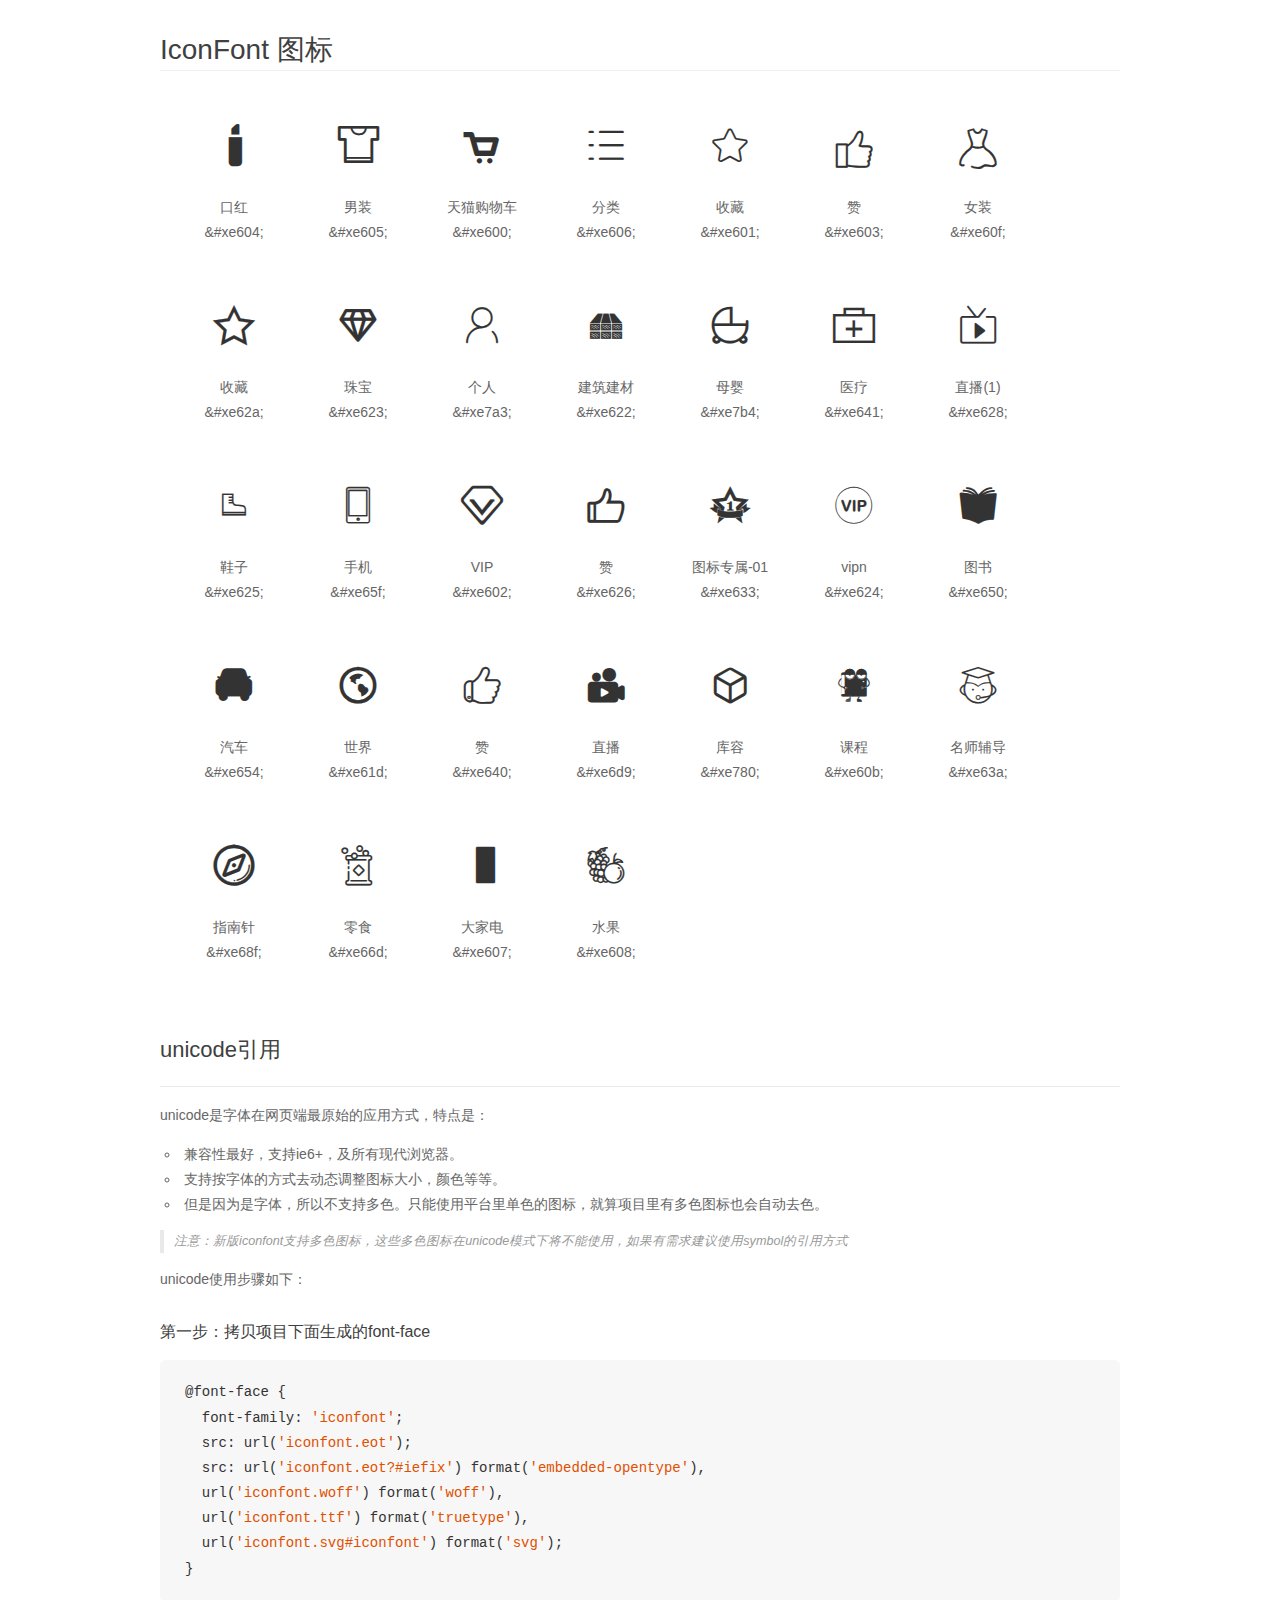
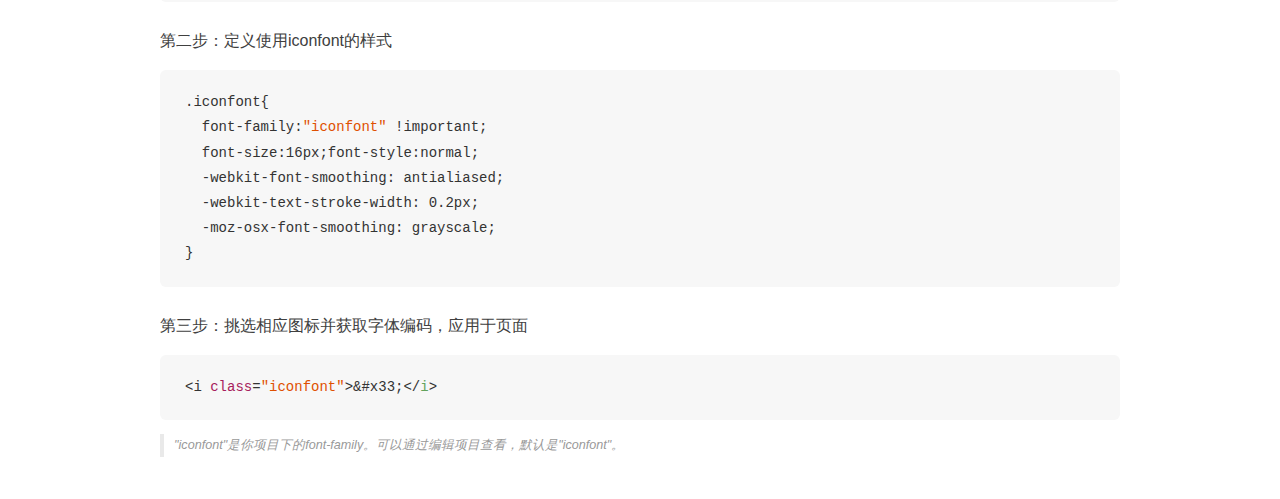
<file: Webstorm_20165556_Tmain/buyCar/demo_unicode.html>
<!DOCTYPE html>
<html>
<head>
    <meta charset="utf-8"/>
    <title>IconFont</title>
    <link rel="stylesheet" href="demo.css">

    <style type="text/css">

        @font-face {font-family: "iconfont";
          src: url('iconfont.eot'); /* IE9*/
          src: url('iconfont.eot#iefix') format('embedded-opentype'), /* IE6-IE8 */
          url('iconfont.woff') format('woff'), /* chrome, firefox */
          url('iconfont.ttf') format('truetype'), /* chrome, firefox, opera, Safari, Android, iOS 4.2+*/
          url('iconfont.svg#iconfont') format('svg'); /* iOS 4.1- */
        }

        .iconfont {
          font-family:"iconfont" !important;
          font-size:16px;
          font-style:normal;
          -webkit-font-smoothing: antialiased;
          -webkit-text-stroke-width: 0.2px;
          -moz-osx-font-smoothing: grayscale;
        }

    </style>
</head>
<body>
    <div class="main markdown">
        <h1>IconFont 图标</h1>
        <ul class="icon_lists clear">
            
                <li>
                <i class="icon iconfont">&#xe604;</i>
                    <div class="name">口红</div>
                    <div class="code">&amp;#xe604;</div>
                </li>
            
                <li>
                <i class="icon iconfont">&#xe605;</i>
                    <div class="name">男装</div>
                    <div class="code">&amp;#xe605;</div>
                </li>
            
                <li>
                <i class="icon iconfont">&#xe600;</i>
                    <div class="name">天猫购物车 </div>
                    <div class="code">&amp;#xe600;</div>
                </li>
            
                <li>
                <i class="icon iconfont">&#xe606;</i>
                    <div class="name">分类</div>
                    <div class="code">&amp;#xe606;</div>
                </li>
            
                <li>
                <i class="icon iconfont">&#xe601;</i>
                    <div class="name">收藏</div>
                    <div class="code">&amp;#xe601;</div>
                </li>
            
                <li>
                <i class="icon iconfont">&#xe603;</i>
                    <div class="name">赞</div>
                    <div class="code">&amp;#xe603;</div>
                </li>
            
                <li>
                <i class="icon iconfont">&#xe60f;</i>
                    <div class="name">女装</div>
                    <div class="code">&amp;#xe60f;</div>
                </li>
            
                <li>
                <i class="icon iconfont">&#xe62a;</i>
                    <div class="name">收藏</div>
                    <div class="code">&amp;#xe62a;</div>
                </li>
            
                <li>
                <i class="icon iconfont">&#xe623;</i>
                    <div class="name">珠宝</div>
                    <div class="code">&amp;#xe623;</div>
                </li>
            
                <li>
                <i class="icon iconfont">&#xe7a3;</i>
                    <div class="name">个人</div>
                    <div class="code">&amp;#xe7a3;</div>
                </li>
            
                <li>
                <i class="icon iconfont">&#xe622;</i>
                    <div class="name">建筑建材</div>
                    <div class="code">&amp;#xe622;</div>
                </li>
            
                <li>
                <i class="icon iconfont">&#xe7b4;</i>
                    <div class="name">母婴</div>
                    <div class="code">&amp;#xe7b4;</div>
                </li>
            
                <li>
                <i class="icon iconfont">&#xe641;</i>
                    <div class="name">医疗</div>
                    <div class="code">&amp;#xe641;</div>
                </li>
            
                <li>
                <i class="icon iconfont">&#xe628;</i>
                    <div class="name">直播(1)</div>
                    <div class="code">&amp;#xe628;</div>
                </li>
            
                <li>
                <i class="icon iconfont">&#xe625;</i>
                    <div class="name">鞋子</div>
                    <div class="code">&amp;#xe625;</div>
                </li>
            
                <li>
                <i class="icon iconfont">&#xe65f;</i>
                    <div class="name">手机</div>
                    <div class="code">&amp;#xe65f;</div>
                </li>
            
                <li>
                <i class="icon iconfont">&#xe602;</i>
                    <div class="name">VIP</div>
                    <div class="code">&amp;#xe602;</div>
                </li>
            
                <li>
                <i class="icon iconfont">&#xe626;</i>
                    <div class="name">赞</div>
                    <div class="code">&amp;#xe626;</div>
                </li>
            
                <li>
                <i class="icon iconfont">&#xe633;</i>
                    <div class="name">图标专属-01</div>
                    <div class="code">&amp;#xe633;</div>
                </li>
            
                <li>
                <i class="icon iconfont">&#xe624;</i>
                    <div class="name">vipn</div>
                    <div class="code">&amp;#xe624;</div>
                </li>
            
                <li>
                <i class="icon iconfont">&#xe650;</i>
                    <div class="name">图书</div>
                    <div class="code">&amp;#xe650;</div>
                </li>
            
                <li>
                <i class="icon iconfont">&#xe654;</i>
                    <div class="name">汽车</div>
                    <div class="code">&amp;#xe654;</div>
                </li>
            
                <li>
                <i class="icon iconfont">&#xe61d;</i>
                    <div class="name">世界</div>
                    <div class="code">&amp;#xe61d;</div>
                </li>
            
                <li>
                <i class="icon iconfont">&#xe640;</i>
                    <div class="name">赞</div>
                    <div class="code">&amp;#xe640;</div>
                </li>
            
                <li>
                <i class="icon iconfont">&#xe6d9;</i>
                    <div class="name">直播</div>
                    <div class="code">&amp;#xe6d9;</div>
                </li>
            
                <li>
                <i class="icon iconfont">&#xe780;</i>
                    <div class="name">库容</div>
                    <div class="code">&amp;#xe780;</div>
                </li>
            
                <li>
                <i class="icon iconfont">&#xe60b;</i>
                    <div class="name">课程</div>
                    <div class="code">&amp;#xe60b;</div>
                </li>
            
                <li>
                <i class="icon iconfont">&#xe63a;</i>
                    <div class="name">名师辅导</div>
                    <div class="code">&amp;#xe63a;</div>
                </li>
            
                <li>
                <i class="icon iconfont">&#xe68f;</i>
                    <div class="name">指南针</div>
                    <div class="code">&amp;#xe68f;</div>
                </li>
            
                <li>
                <i class="icon iconfont">&#xe66d;</i>
                    <div class="name">零食</div>
                    <div class="code">&amp;#xe66d;</div>
                </li>
            
                <li>
                <i class="icon iconfont">&#xe607;</i>
                    <div class="name">大家电</div>
                    <div class="code">&amp;#xe607;</div>
                </li>
            
                <li>
                <i class="icon iconfont">&#xe608;</i>
                    <div class="name">水果</div>
                    <div class="code">&amp;#xe608;</div>
                </li>
            
        </ul>
        <h2 id="unicode-">unicode引用</h2>
        <hr>

        <p>unicode是字体在网页端最原始的应用方式，特点是：</p>
        <ul>
        <li>兼容性最好，支持ie6+，及所有现代浏览器。</li>
        <li>支持按字体的方式去动态调整图标大小，颜色等等。</li>
        <li>但是因为是字体，所以不支持多色。只能使用平台里单色的图标，就算项目里有多色图标也会自动去色。</li>
        </ul>
        <blockquote>
        <p>注意：新版iconfont支持多色图标，这些多色图标在unicode模式下将不能使用，如果有需求建议使用symbol的引用方式</p>
        </blockquote>
        <p>unicode使用步骤如下：</p>
        <h3 id="-font-face">第一步：拷贝项目下面生成的font-face</h3>
        <pre><code class="lang-js hljs javascript">@font-face {
  font-family: <span class="hljs-string">'iconfont'</span>;
  src: url(<span class="hljs-string">'iconfont.eot'</span>);
  src: url(<span class="hljs-string">'iconfont.eot?#iefix'</span>) format(<span class="hljs-string">'embedded-opentype'</span>),
  url(<span class="hljs-string">'iconfont.woff'</span>) format(<span class="hljs-string">'woff'</span>),
  url(<span class="hljs-string">'iconfont.ttf'</span>) format(<span class="hljs-string">'truetype'</span>),
  url(<span class="hljs-string">'iconfont.svg#iconfont'</span>) format(<span class="hljs-string">'svg'</span>);
}
</code></pre>
        <h3 id="-iconfont-">第二步：定义使用iconfont的样式</h3>
        <pre><code class="lang-js hljs javascript">.iconfont{
  font-family:<span class="hljs-string">"iconfont"</span> !important;
  font-size:<span class="hljs-number">16</span>px;font-style:normal;
  -webkit-font-smoothing: antialiased;
  -webkit-text-stroke-width: <span class="hljs-number">0.2</span>px;
  -moz-osx-font-smoothing: grayscale;
}
</code></pre>
        <h3 id="-">第三步：挑选相应图标并获取字体编码，应用于页面</h3>
        <pre><code class="lang-js hljs javascript">&lt;i <span class="hljs-class"><span class="hljs-keyword">class</span></span>=<span class="hljs-string">"iconfont"</span>&gt;&amp;#x33;<span class="xml"><span class="hljs-tag">&lt;/<span class="hljs-name">i</span>&gt;</span></span></code></pre>

        <blockquote>
        <p>"iconfont"是你项目下的font-family。可以通过编辑项目查看，默认是"iconfont"。</p>
        </blockquote>
    </div>


</body>
</html>
</file>
<file: buyCar/iconfont.css>
@font-face {font-family: "iconfont";
  src: url('iconfont.eot?t=1530430083046'); /* IE9*/
  src: url('iconfont.eot?t=1530430083046#iefix') format('embedded-opentype'), /* IE6-IE8 */
  url('[data-uri]') format('woff'),
  url('iconfont.ttf?t=1530430083046') format('truetype'), /* chrome, firefox, opera, Safari, Android, iOS 4.2+*/
  url('iconfont.svg?t=1530430083046#iconfont') format('svg'); /* iOS 4.1- */
}

.iconfont {
  font-family:"iconfont" !important;
  font-size:16px;
  font-style:normal;
  -webkit-font-smoothing: antialiased;
  -moz-osx-font-smoothing: grayscale;
}

.icon-gouwuche2:before { content: "\e600"; }
</file>
<file: Webstorm_20165556_Tmain/buyCar/iconfont.css>
@font-face {font-family: "iconfont";
  src: url('iconfont.eot?t=1531544785858'); /* IE9*/
  src: url('iconfont.eot?t=1531544785858#iefix') format('embedded-opentype'), /* IE6-IE8 */
  url('[data-uri]') format('woff'),
  url('iconfont.ttf?t=1531544785858') format('truetype'), /* chrome, firefox, opera, Safari, Android, iOS 4.2+*/
  url('iconfont.svg?t=1531544785858#iconfont') format('svg'); /* iOS 4.1- */
}

.iconfont {
  font-family:"iconfont" !important;
  font-size:16px;
  font-style:normal;
  -webkit-font-smoothing: antialiased;
  -moz-osx-font-smoothing: grayscale;
}

.icon-kouhong:before { content: "\e604"; }

.icon-nanzhuang:before { content: "\e605"; }

.icon-gouwuche2:before { content: "\e600"; }

.icon-fenlei:before { content: "\e606"; }

.icon-shoucang:before { content: "\e601"; }

.icon-good:before { content: "\e603"; }

.icon-nvzhuang:before { content: "\e60f"; }

.icon-shoucang1:before { content: "\e62a"; }

.icon-35:before { content: "\e623"; }

.icon-geren:before { content: "\e7a3"; }

.icon-jianzhujiancai:before { content: "\e622"; }

.icon-muying:before { content: "\e7b4"; }

.icon-yiliao:before { content: "\e641"; }

.icon-zhibo1:before { content: "\e628"; }

.icon-xiezi:before { content: "\e625"; }

.icon-shouji:before { content: "\e65f"; }

.icon-shenqingchengweiVIP:before { content: "\e602"; }

.icon-zan:before { content: "\e626"; }

.icon-tubiaozhuanshu-01:before { content: "\e633"; }

.icon-vipn:before { content: "\e624"; }

.icon-tushu:before { content: "\e650"; }

.icon-qiche:before { content: "\e654"; }

.icon-shijie:before { content: "\e61d"; }

.icon-zan1:before { content: "\e640"; }

.icon-zhibo:before { content: "\e6d9"; }

.icon-kurong:before { content: "\e780"; }

.icon-kecheng:before { content: "\e60b"; }

.icon-mingshifudao:before { content: "\e63a"; }

.icon-tubiaozhizuomobanyihuifu-:before { content: "\e68f"; }

.icon-snacks:before { content: "\e66d"; }

.icon-jiadian:before { content: "\e607"; }

.icon-shuiguo:before { content: "\e608"; }
</file>
<file: buyCar/demo.css>
*{margin: 0;padding: 0;list-style: none;}
/*
KISSY CSS Reset
理念：1. reset 的目的不是清除浏览器的默认样式，这仅是部分工作。清除和重置是紧密不可分的。
2. reset 的目的不是让默认样式在所有浏览器下一致，而是减少默认样式有可能带来的问题。
3. reset 期望提供一套普适通用的基础样式。但没有银弹，推荐根据具体需求，裁剪和修改后再使用。
特色：1. 适应中文；2. 基于最新主流浏览器。
维护：玉伯<lifesinger@gmail.com>, 正淳<ragecarrier@gmail.com>
 */

/** 清除内外边距 **/
body, h1, h2, h3, h4, h5, h6, hr, p, blockquote, /* structural elements 结构元素 */
dl, dt, dd, ul, ol, li, /* list elements 列表元素 */
pre, /* text formatting elements 文本格式元素 */
form, fieldset, legend, button, input, textarea, /* form elements 表单元素 */
th, td /* table elements 表格元素 */ {
  margin: 0;
  padding: 0;
}

/** 设置默认字体 **/
body,
button, input, select, textarea /* for ie */ {
  font: 12px/1.5 tahoma, arial, \5b8b\4f53, sans-serif;
}
h1, h2, h3, h4, h5, h6 { font-size: 100%; }
address, cite, dfn, em, var { font-style: normal; } /* 将斜体扶正 */
code, kbd, pre, samp { font-family: courier new, courier, monospace; } /* 统一等宽字体 */
small { font-size: 12px; } /* 小于 12px 的中文很难阅读，让 small 正常化 */

/** 重置列表元素 **/
ul, ol { list-style: none; }

/** 重置文本格式元素 **/
a { text-decoration: none; }
a:hover { text-decoration: underline; }


/** 重置表单元素 **/
legend { color: #000; } /* for ie6 */
fieldset, img { border: 0; } /* img 搭车：让链接里的 img 无边框 */
button, input, select, textarea { font-size: 100%; } /* 使得表单元素在 ie 下能继承字体大小 */
/* 注：optgroup 无法扶正 */

/** 重置表格元素 **/
table { border-collapse: collapse; border-spacing: 0; }

/* 清除浮动 */
.ks-clear:after, .clear:after {
  content: '\20';
  display: block;
  height: 0;
  clear: both;
}
.ks-clear, .clear {
  *zoom: 1;
}

.main {
  padding: 30px 100px;
width: 960px;
margin: 0 auto;
}
.main h1{font-size:36px; color:#333; text-align:left;margin-bottom:30px; border-bottom: 1px solid #eee;}

.helps{margin-top:40px;}
.helps pre{
  padding:20px;
  margin:10px 0;
  border:solid 1px #e7e1cd;
  background-color: #fffdef;
  overflow: auto;
}

.icon_lists{
  width: 100% !important;

}

.icon_lists li{
  float:left;
  width: 100px;
  height:180px;
  text-align: center;
  list-style: none !important;
}
.icon_lists .icon{
  font-size: 42px;
  line-height: 100px;
  margin: 10px 0;
  color:#333;
  -webkit-transition: font-size 0.25s ease-out 0s;
  -moz-transition: font-size 0.25s ease-out 0s;
  transition: font-size 0.25s ease-out 0s;

}
.icon_lists .icon:hover{
  font-size: 100px;
}



.markdown {
  color: #666;
  font-size: 14px;
  line-height: 1.8;
}

.highlight {
  line-height: 1.5;
}

.markdown img {
  vertical-align: middle;
  max-width: 100%;
}

.markdown h1 {
  color: #404040;
  font-weight: 500;
  line-height: 40px;
  margin-bottom: 24px;
}

.markdown h2,
.markdown h3,
.markdown h4,
.markdown h5,
.markdown h6 {
  color: #404040;
  margin: 1.6em 0 0.6em 0;
  font-weight: 500;
  clear: both;
}

.markdown h1 {
  font-size: 28px;
}

.markdown h2 {
  font-size: 22px;
}

.markdown h3 {
  font-size: 16px;
}

.markdown h4 {
  font-size: 14px;
}

.markdown h5 {
  font-size: 12px;
}

.markdown h6 {
  font-size: 12px;
}

.markdown hr {
  height: 1px;
  border: 0;
  background: #e9e9e9;
  margin: 16px 0;
  clear: both;
}

.markdown p,
.markdown pre {
  margin: 1em 0;
}

.markdown > p,
.markdown > blockquote,
.markdown > .highlight,
.markdown > ol,
.markdown > ul {
  width: 80%;
}

.markdown ul > li {
  list-style: circle;
}

.markdown > ul li,
.markdown blockquote ul > li {
  margin-left: 20px;
  padding-left: 4px;
}

.markdown > ul li p,
.markdown > ol li p {
  margin: 0.6em 0;
}

.markdown ol > li {
  list-style: decimal;
}

.markdown > ol li,
.markdown blockquote ol > li {
  margin-left: 20px;
  padding-left: 4px;
}

.markdown code {
  margin: 0 3px;
  padding: 0 5px;
  background: #eee;
  border-radius: 3px;
}

.markdown pre {
  border-radius: 6px;
  background: #f7f7f7;
  padding: 20px;
}

.markdown pre code {
  border: none;
  background: #f7f7f7;
  margin: 0;
}

.markdown strong,
.markdown b {
  font-weight: 600;
}

.markdown > table {
  border-collapse: collapse;
  border-spacing: 0px;
  empty-cells: show;
  border: 1px solid #e9e9e9;
  width: 95%;
  margin-bottom: 24px;
}

.markdown > table th {
  white-space: nowrap;
  color: #333;
  font-weight: 600;

}

.markdown > table th,
.markdown > table td {
  border: 1px solid #e9e9e9;
  padding: 8px 16px;
  text-align: left;
}

.markdown > table th {
  background: #F7F7F7;
}

.markdown blockquote {
  font-size: 90%;
  color: #999;
  border-left: 4px solid #e9e9e9;
  padding-left: 0.8em;
  margin: 1em 0;
  font-style: italic;
}

.markdown blockquote p {
  margin: 0;
}

.markdown .anchor {
  opacity: 0;
  transition: opacity 0.3s ease;
  margin-left: 8px;
}

.markdown .waiting {
  color: #ccc;
}

.markdown h1:hover .anchor,
.markdown h2:hover .anchor,
.markdown h3:hover .anchor,
.markdown h4:hover .anchor,
.markdown h5:hover .anchor,
.markdown h6:hover .anchor {
  opacity: 1;
  display: inline-block;
}

.markdown > br,
.markdown > p > br {
  clear: both;
}


.hljs {
  display: block;
  background: white;
  padding: 0.5em;
  color: #333333;
  overflow-x: auto;
}

.hljs-comment,
.hljs-meta {
  color: #969896;
}

.hljs-string,
.hljs-variable,
.hljs-template-variable,
.hljs-strong,
.hljs-emphasis,
.hljs-quote {
  color: #df5000;
}

.hljs-keyword,
.hljs-selector-tag,
.hljs-type {
  color: #a71d5d;
}

.hljs-literal,
.hljs-symbol,
.hljs-bullet,
.hljs-attribute {
  color: #0086b3;
}

.hljs-section,
.hljs-name {
  color: #63a35c;
}

.hljs-tag {
  color: #333333;
}

.hljs-title,
.hljs-attr,
.hljs-selector-id,
.hljs-selector-class,
.hljs-selector-attr,
.hljs-selector-pseudo {
  color: #795da3;
}

.hljs-addition {
  color: #55a532;
  background-color: #eaffea;
}

.hljs-deletion {
  color: #bd2c00;
  background-color: #ffecec;
}

.hljs-link {
  text-decoration: underline;
}

pre{
  background: #fff;
}
</file>
<file: Webstorm_20165556_Tmain/buyCar/demo.css>
*{margin: 0;padding: 0;list-style: none;}
/*
KISSY CSS Reset
理念：1. reset 的目的不是清除浏览器的默认样式，这仅是部分工作。清除和重置是紧密不可分的。
2. reset 的目的不是让默认样式在所有浏览器下一致，而是减少默认样式有可能带来的问题。
3. reset 期望提供一套普适通用的基础样式。但没有银弹，推荐根据具体需求，裁剪和修改后再使用。
特色：1. 适应中文；2. 基于最新主流浏览器。
维护：玉伯<lifesinger@gmail.com>, 正淳<ragecarrier@gmail.com>
 */

/** 清除内外边距 **/
body, h1, h2, h3, h4, h5, h6, hr, p, blockquote, /* structural elements 结构元素 */
dl, dt, dd, ul, ol, li, /* list elements 列表元素 */
pre, /* text formatting elements 文本格式元素 */
form, fieldset, legend, button, input, textarea, /* form elements 表单元素 */
th, td /* table elements 表格元素 */ {
  margin: 0;
  padding: 0;
}

/** 设置默认字体 **/
body,
button, input, select, textarea /* for ie */ {
  font: 12px/1.5 tahoma, arial, \5b8b\4f53, sans-serif;
}
h1, h2, h3, h4, h5, h6 { font-size: 100%; }
address, cite, dfn, em, var { font-style: normal; } /* 将斜体扶正 */
code, kbd, pre, samp { font-family: courier new, courier, monospace; } /* 统一等宽字体 */
small { font-size: 12px; } /* 小于 12px 的中文很难阅读，让 small 正常化 */

/** 重置列表元素 **/
ul, ol { list-style: none; }

/** 重置文本格式元素 **/
a { text-decoration: none; }
a:hover { text-decoration: underline; }


/** 重置表单元素 **/
legend { color: #000; } /* for ie6 */
fieldset, img { border: 0; } /* img 搭车：让链接里的 img 无边框 */
button, input, select, textarea { font-size: 100%; } /* 使得表单元素在 ie 下能继承字体大小 */
/* 注：optgroup 无法扶正 */

/** 重置表格元素 **/
table { border-collapse: collapse; border-spacing: 0; }

/* 清除浮动 */
.ks-clear:after, .clear:after {
  content: '\20';
  display: block;
  height: 0;
  clear: both;
}
.ks-clear, .clear {
  *zoom: 1;
}

.main {
  padding: 30px 100px;
width: 960px;
margin: 0 auto;
}
.main h1{font-size:36px; color:#333; text-align:left;margin-bottom:30px; border-bottom: 1px solid #eee;}

.helps{margin-top:40px;}
.helps pre{
  padding:20px;
  margin:10px 0;
  border:solid 1px #e7e1cd;
  background-color: #fffdef;
  overflow: auto;
}

.icon_lists{
  width: 100% !important;

}

.icon_lists li{
  float:left;
  width: 100px;
  height:180px;
  text-align: center;
  list-style: none !important;
}
.icon_lists .icon{
  font-size: 42px;
  line-height: 100px;
  margin: 10px 0;
  color:#333;
  -webkit-transition: font-size 0.25s ease-out 0s;
  -moz-transition: font-size 0.25s ease-out 0s;
  transition: font-size 0.25s ease-out 0s;

}
.icon_lists .icon:hover{
  font-size: 100px;
}



.markdown {
  color: #666;
  font-size: 14px;
  line-height: 1.8;
}

.highlight {
  line-height: 1.5;
}

.markdown img {
  vertical-align: middle;
  max-width: 100%;
}

.markdown h1 {
  color: #404040;
  font-weight: 500;
  line-height: 40px;
  margin-bottom: 24px;
}

.markdown h2,
.markdown h3,
.markdown h4,
.markdown h5,
.markdown h6 {
  color: #404040;
  margin: 1.6em 0 0.6em 0;
  font-weight: 500;
  clear: both;
}

.markdown h1 {
  font-size: 28px;
}

.markdown h2 {
  font-size: 22px;
}

.markdown h3 {
  font-size: 16px;
}

.markdown h4 {
  font-size: 14px;
}

.markdown h5 {
  font-size: 12px;
}

.markdown h6 {
  font-size: 12px;
}

.markdown hr {
  height: 1px;
  border: 0;
  background: #e9e9e9;
  margin: 16px 0;
  clear: both;
}

.markdown p,
.markdown pre {
  margin: 1em 0;
}

.markdown > p,
.markdown > blockquote,
.markdown > .highlight,
.markdown > ol,
.markdown > ul {
  width: 80%;
}

.markdown ul > li {
  list-style: circle;
}

.markdown > ul li,
.markdown blockquote ul > li {
  margin-left: 20px;
  padding-left: 4px;
}

.markdown > ul li p,
.markdown > ol li p {
  margin: 0.6em 0;
}

.markdown ol > li {
  list-style: decimal;
}

.markdown > ol li,
.markdown blockquote ol > li {
  margin-left: 20px;
  padding-left: 4px;
}

.markdown code {
  margin: 0 3px;
  padding: 0 5px;
  background: #eee;
  border-radius: 3px;
}

.markdown pre {
  border-radius: 6px;
  background: #f7f7f7;
  padding: 20px;
}

.markdown pre code {
  border: none;
  background: #f7f7f7;
  margin: 0;
}

.markdown strong,
.markdown b {
  font-weight: 600;
}

.markdown > table {
  border-collapse: collapse;
  border-spacing: 0px;
  empty-cells: show;
  border: 1px solid #e9e9e9;
  width: 95%;
  margin-bottom: 24px;
}

.markdown > table th {
  white-space: nowrap;
  color: #333;
  font-weight: 600;

}

.markdown > table th,
.markdown > table td {
  border: 1px solid #e9e9e9;
  padding: 8px 16px;
  text-align: left;
}

.markdown > table th {
  background: #F7F7F7;
}

.markdown blockquote {
  font-size: 90%;
  color: #999;
  border-left: 4px solid #e9e9e9;
  padding-left: 0.8em;
  margin: 1em 0;
  font-style: italic;
}

.markdown blockquote p {
  margin: 0;
}

.markdown .anchor {
  opacity: 0;
  transition: opacity 0.3s ease;
  margin-left: 8px;
}

.markdown .waiting {
  color: #ccc;
}

.markdown h1:hover .anchor,
.markdown h2:hover .anchor,
.markdown h3:hover .anchor,
.markdown h4:hover .anchor,
.markdown h5:hover .anchor,
.markdown h6:hover .anchor {
  opacity: 1;
  display: inline-block;
}

.markdown > br,
.markdown > p > br {
  clear: both;
}


.hljs {
  display: block;
  background: white;
  padding: 0.5em;
  color: #333333;
  overflow-x: auto;
}

.hljs-comment,
.hljs-meta {
  color: #969896;
}

.hljs-string,
.hljs-variable,
.hljs-template-variable,
.hljs-strong,
.hljs-emphasis,
.hljs-quote {
  color: #df5000;
}

.hljs-keyword,
.hljs-selector-tag,
.hljs-type {
  color: #a71d5d;
}

.hljs-literal,
.hljs-symbol,
.hljs-bullet,
.hljs-attribute {
  color: #0086b3;
}

.hljs-section,
.hljs-name {
  color: #63a35c;
}

.hljs-tag {
  color: #333333;
}

.hljs-title,
.hljs-attr,
.hljs-selector-id,
.hljs-selector-class,
.hljs-selector-attr,
.hljs-selector-pseudo {
  color: #795da3;
}

.hljs-addition {
  color: #55a532;
  background-color: #eaffea;
}

.hljs-deletion {
  color: #bd2c00;
  background-color: #ffecec;
}

.hljs-link {
  text-decoration: underline;
}

pre{
  background: #fff;
}
</file>
